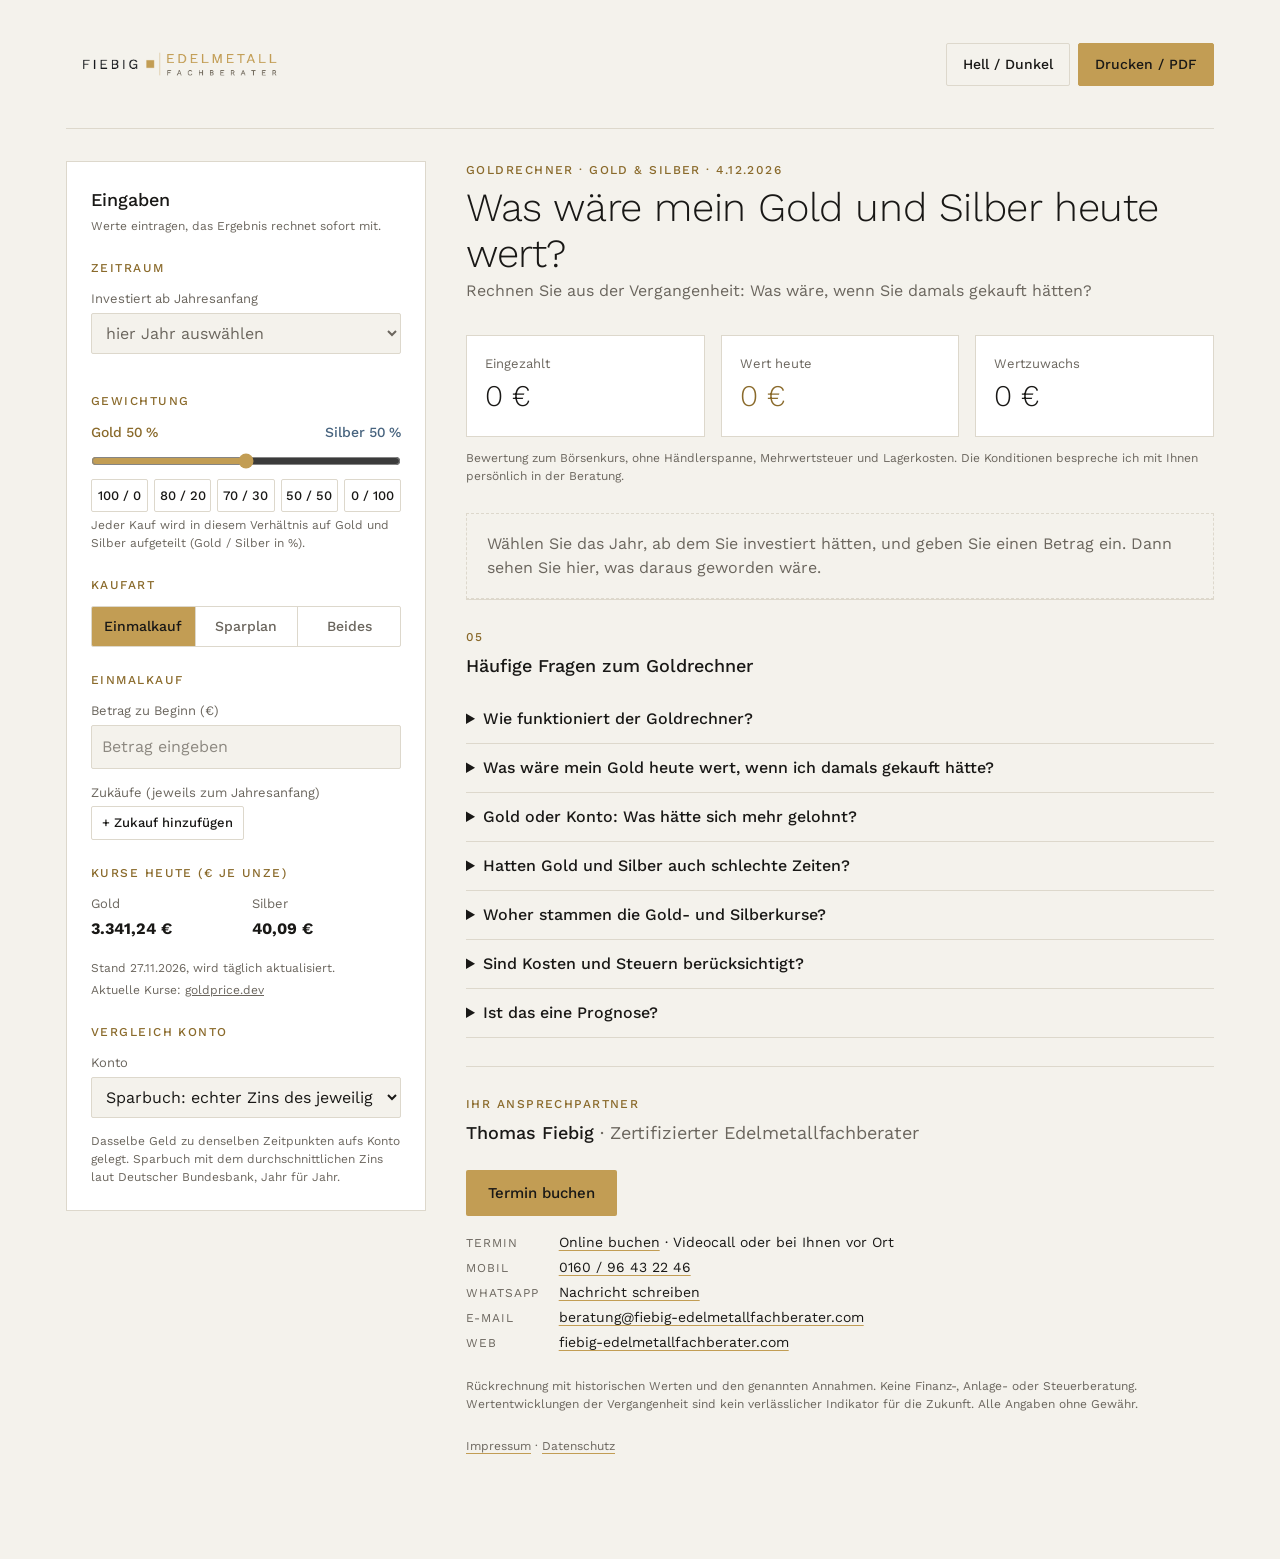
<file: index.html>
<!DOCTYPE html>
<html lang="de">
<head>
<meta charset="utf-8">
<meta name="viewport" content="width=device-width, initial-scale=1">
<title>Goldrechner: Was wäre mein Gold und Silber heute wert?</title>
<meta name="description" content="Was wäre, wenn ich damals Gold oder Silber gekauft hätte? Kostenloser Rechner mit historischen Kursen seit 1979: Einmalkauf oder Sparplan, Wert heute, Rendite pro Jahr und Vergleich mit Konto und Inflation.">
<link rel="canonical" href="https://rechner.fiebig-edelmetallfachberater.com/">
<meta property="og:type" content="website">
<meta property="og:locale" content="de_DE">
<meta property="og:url" content="https://rechner.fiebig-edelmetallfachberater.com/">
<meta property="og:title" content="Goldrechner: Was wäre mein Gold und Silber heute wert?">
<meta property="og:description" content="Was wäre, wenn ich damals Gold oder Silber gekauft hätte? Kostenloser Rechner mit historischen Kursen seit 1979: Einmalkauf oder Sparplan, Wert heute, Rendite pro Jahr und Vergleich mit Konto und Inflation.">
<meta property="og:image" content="https://rechner.fiebig-edelmetallfachberater.com/assets/og-bild.png">
<meta property="og:image:width" content="1200">
<meta property="og:image:height" content="630">
<meta name="twitter:card" content="summary_large_image">
<script type="application/ld+json">{"@context": "https://schema.org", "@type": "WebApplication", "name": "Goldrechner", "alternateName": "Gold- und Silberrechner: Was wäre mein Gold heute wert?", "url": "https://rechner.fiebig-edelmetallfachberater.com/", "description": "Was wäre, wenn ich damals Gold oder Silber gekauft hätte? Kostenloser Rechner mit historischen Kursen seit 1979: Einmalkauf oder Sparplan, Wert heute, Rendite pro Jahr und Vergleich mit Konto und Inflation.", "inLanguage": "de-DE", "applicationCategory": "FinanceApplication", "operatingSystem": "Alle (läuft im Browser)", "isAccessibleForFree": true, "offers": {"@type": "Offer", "price": "0", "priceCurrency": "EUR"}, "author": {"@type": "Person", "name": "Thomas Fiebig", "jobTitle": "Edelmetallfachberater", "url": "https://fiebig-edelmetallfachberater.com"}}</script>
<style>
/* Schrift liegt beim Rechner, damit keine Daten an Google gehen */
@font-face { font-family: "Work Sans"; src: url("assets/WorkSans.ttf") format("truetype"); font-weight: 100 900; font-style: normal; font-display: swap; }
:root {
  --bg: #F4F2EC;
  --surface: #FFFFFF;
  --ink: #191816;
  --muted: #6B665E;
  --line: #DDD8CC;
  --gold: #C29D54;
  --gold-text: #8A6A2B;
  --silver: #5B7C9E;
  --silver-text: #48647F;
  --neg: #A4432F;
  --pos: #3F7A4E;
}
@media (prefers-color-scheme: dark) {
  :root:not([data-theme="light"]) {
    --bg: #191816;
    --surface: #22201D;
    --ink: #F4F2EC;
    --muted: #9C9489;
    --line: #38342E;
    --gold-text: #C29D54;
    --silver: #6F93B8;
    --silver-text: #8FADCB;
    --neg: #E08A76;
    --pos: #8CC49A;
  }
}
:root[data-theme="dark"] {
  --bg: #191816;
  --surface: #22201D;
  --ink: #F4F2EC;
  --muted: #9C9489;
  --line: #38342E;
  --gold-text: #C29D54;
  --silver: #6F93B8;
  --silver-text: #8FADCB;
  --neg: #E08A76;
  --pos: #8CC49A;
}

* { box-sizing: border-box; }
html { -webkit-text-size-adjust: 100%; }
body {
  margin: 0;
  background: var(--bg);
  color: var(--ink);
  font-family: "Work Sans", system-ui, -apple-system, "Segoe UI", sans-serif;
  font-weight: 400;
  font-size: 16px;
  line-height: 1.5;
}
.wrap { max-width: 1180px; margin: 0 auto; padding: 0 16px 64px; }

header.top {
  display: flex; align-items: center; justify-content: space-between; gap: 16px;
  padding: 24px 0; border-bottom: 1px solid var(--line); margin-bottom: 32px;
}
.logo { height: 80px; width: auto; display: block; }
.logo-hell { display: none; }
@media (prefers-color-scheme: dark) {
  :root:not([data-theme="light"]) .logo-hell { display: block; }
  :root:not([data-theme="light"]) .logo-dunkel { display: none; }
}
:root[data-theme="dark"] .logo-hell { display: block; }
:root[data-theme="dark"] .logo-dunkel { display: none; }
@media (max-width: 600px) { .logo { height: 56px; } header.top { flex-wrap: wrap; } }

.actions { display: flex; gap: 8px; }
button {
  font: inherit; font-size: 14px; font-weight: 500; cursor: pointer;
  padding: 10px 16px; border-radius: 2px;
  border: 1px solid var(--line); background: transparent; color: var(--ink);
}
button:hover { border-color: var(--gold); }
button.primary { background: var(--gold); border-color: var(--gold); color: #191816; }
button.small { padding: 6px 10px; font-size: 13px; }
button:focus-visible, input:focus-visible, select:focus-visible, summary:focus-visible { outline: 2px solid var(--gold); outline-offset: 2px; }

.layout { display: grid; grid-template-columns: 360px 1fr; gap: 40px; align-items: start; }
@media (max-width: 900px) { .layout { grid-template-columns: 1fr; gap: 32px; } }
main { min-width: 0; }

.panel { background: var(--surface); border: 1px solid var(--line); padding: 24px; }
.panel h2 { margin: 0 0 4px; }
fieldset { border: 0; padding: 0; margin: 24px 0 0; min-width: 0; }
legend {
  padding: 0; margin-bottom: 12px; font-size: 12px; font-weight: 500;
  letter-spacing: .12em; text-transform: uppercase; color: var(--gold-text);
}
.field { margin-bottom: 14px; }
.field label, .lbl { display: block; font-size: 13px; color: var(--muted); margin-bottom: 4px; }
.field input[type="number"], .field input[type="text"], .field select, .zk-row input, .zk-row select {
  width: 100%; font: inherit; color: var(--ink); background: var(--bg);
  border: 1px solid var(--line); border-radius: 2px; padding: 9px 10px;
}
.field input::placeholder, .zk-row input::placeholder { color: var(--muted); opacity: .75; }
.field select.leer { color: var(--muted); }
.field select.leer option { color: var(--ink); }
.leerhinweis { margin: 28px 0 0; padding: 18px 20px; border: 1px dashed var(--line); color: var(--muted); }
.row2 { display: grid; grid-template-columns: 1fr 1fr; gap: 12px; }
.hint { font-size: 12px; color: var(--muted); margin: 4px 0 0; }
.kostenhinweis { margin: 12px 0 0; }

/* Umschalter Einmalkauf / Sparplan / Beides */
.seg { display: grid; grid-template-columns: repeat(3, 1fr); border: 1px solid var(--line); border-radius: 2px; overflow: hidden; }
.seg input { position: absolute; opacity: 0; pointer-events: none; }
.seg label { text-align: center; font-size: 14px; font-weight: 500; padding: 9px 4px; cursor: pointer; color: var(--muted); border-left: 1px solid var(--line); }
.seg label:first-of-type { border-left: 0; }
.seg input:checked + label { background: var(--gold); color: #191816; }
.seg input:focus-visible + label { outline: 2px solid var(--gold); outline-offset: -2px; }

/* Gewichtung */
.weight-head { display: flex; justify-content: space-between; font-size: 14px; font-weight: 500; margin-bottom: 6px; font-variant-numeric: tabular-nums; }
.weight-head .g { color: var(--gold-text); }
.weight-head .s { color: var(--silver-text); }
input[type="range"] { width: 100%; accent-color: var(--gold); margin: 4px 0 10px; }
.presets { display: grid; grid-template-columns: repeat(5, 1fr); gap: 6px; }
.presets button { padding: 6px 0; }

.zk-row { display: grid; grid-template-columns: 96px 1fr 36px; gap: 8px; margin-bottom: 8px; }
.zk-row button { padding: 0; font-size: 18px; line-height: 1; }

h1 { font-weight: 300; font-size: clamp(28px, 4vw, 40px); line-height: 1.15; margin: 0 0 6px; letter-spacing: -.01em; }
h2 { font-weight: 500; font-size: 18px; margin: 0 0 16px; }
.sub { color: var(--muted); margin: 0 0 32px; }
.eyebrow { font-size: 12px; font-weight: 500; letter-spacing: .12em; text-transform: uppercase; color: var(--gold-text); margin: 0 0 6px; }
section.block { padding: 28px 0; border-top: 1px solid var(--line); }
.lead { color: var(--muted); margin: -8px 0 16px; }
.intro { color: var(--muted); margin: -4px 0 8px; }
.faq details { border-bottom: 1px solid var(--line); padding: 12px 0; }
.faq details summary { font-size: 16px; }
.faq details p { margin: 0; color: var(--muted); }

.kpis { display: grid; grid-template-columns: repeat(3, 1fr); gap: 16px; margin-bottom: 8px; }
@media (max-width: 600px) { .kpis { grid-template-columns: 1fr; } }
.kpi { border: 1px solid var(--line); background: var(--surface); padding: 18px; }
.kpi .label { font-size: 13px; color: var(--muted); }
.kpi .value { font-size: 30px; font-weight: 300; line-height: 1.2; margin-top: 4px; font-variant-numeric: tabular-nums; }
.kpi.accent .value { color: var(--gold-text); }
.kpi .subline { font-size: 12px; color: var(--muted); margin-top: 4px; }

.rows { display: grid; gap: 8px; }
.r {
  display: flex; justify-content: space-between; align-items: baseline; gap: 16px;
  background: var(--surface); border: 1px solid var(--line); padding: 14px 18px;
}
.r .k { font-weight: 500; }
.r .k small { display: block; font-weight: 400; font-size: 12px; color: var(--muted); }
.r .v { text-align: right; white-space: nowrap; font-variant-numeric: tabular-nums; }
.r.sum .v { font-weight: 600; }
.dot { display: inline-block; width: 10px; height: 10px; border-radius: 50%; margin-right: 8px; vertical-align: 1px; -webkit-print-color-adjust: exact; print-color-adjust: exact; }
.dot.g { background: var(--gold); }
.dot.s { background: var(--silver); }
.neg { color: var(--neg); }
.pos { color: var(--pos); }
@media (max-width: 600px) { .r { padding: 12px 14px; font-size: 15px; } }

.bars { margin: 8px 0 20px; }
.bar-row { display: grid; grid-template-columns: 170px 1fr 110px; gap: 12px; align-items: center; margin-bottom: 10px; font-size: 14px; }
.bar-row.mine { font-weight: 600; }
.bar-track { height: 18px; display: flex; gap: 2px; }
.bar { height: 100%; -webkit-print-color-adjust: exact; print-color-adjust: exact; }
.bar.g { background: var(--gold); border-radius: 0; }
.bar.s { background: var(--silver); }
.bar-track .bar:last-child { border-radius: 0 4px 4px 0; }
.bar.line { background: transparent; border: 1px dashed var(--muted); border-radius: 0 4px 4px 0; }
.bar-row .num { text-align: right; font-variant-numeric: tabular-nums; }
@media (max-width: 600px) { .bar-row { grid-template-columns: 104px 1fr 84px; gap: 8px; font-size: 13px; } }

.callout { border-left: 3px solid var(--gold); padding: 4px 0 4px 16px; margin: 0 0 20px; }

.chartbox { position: relative; }
.chart { width: 100%; height: auto; display: block; touch-action: pan-y; }
.chart text { font-family: inherit; font-size: 11px; fill: var(--muted); font-variant-numeric: tabular-nums; }
.chart .grid { stroke: var(--line); stroke-width: 1; }
.chart .a-g { fill: var(--gold); fill-opacity: .85; }
.chart .a-s { fill: var(--silver); fill-opacity: .85; }
.chart .edge { fill: none; stroke: var(--surface); stroke-width: 2; }
.chart .l-ein { stroke: var(--ink); stroke-width: 2; fill: none; stroke-dasharray: 5 4; }
.chart .l-konto { stroke: var(--neg); stroke-width: 2; fill: none; }
.chart .cross { stroke: var(--muted); stroke-width: 1; }
.chart .hit { fill: transparent; }
.tip {
  position: absolute; top: 0; pointer-events: none; background: var(--surface); border: 1px solid var(--line);
  padding: 10px 12px; font-size: 13px; min-width: 190px; box-shadow: 0 4px 16px rgba(0,0,0,.08); font-variant-numeric: tabular-nums;
}
.tip b { display: block; margin-bottom: 4px; }
.tip div { display: flex; justify-content: space-between; gap: 16px; }
.legend { display: flex; flex-wrap: wrap; gap: 6px 20px; font-size: 13px; color: var(--muted); margin: 0 0 10px; }
.legend i { display: inline-block; width: 14px; height: 10px; vertical-align: middle; margin-right: 6px; -webkit-print-color-adjust: exact; print-color-adjust: exact; }
.legend i.g { background: var(--gold); }
.legend i.s { background: var(--silver); }
.legend i.e { width: 22px; height: 0; border-top: 2px dashed var(--ink); }
.legend i.k { width: 22px; height: 0; border-top: 2px solid var(--neg); }
.legend i.b { width: 22px; height: 0; border-top: 2px dotted var(--muted); }
.chart .l-bar { stroke: var(--muted); stroke-width: 2; fill: none; stroke-dasharray: 2 3; }
.chart .l-em { stroke: var(--gold); stroke-width: 3; fill: none; }
.chart .a-em { fill: var(--gold); fill-opacity: .14; }
.chart .grid.eins { stroke: var(--muted); }
.legend i.em { width: 22px; height: 0; border-top: 3px solid var(--gold); }

table { width: 100%; border-collapse: collapse; font-variant-numeric: tabular-nums; font-size: 14px; }
th, td { text-align: right; padding: 8px 8px; border-bottom: 1px solid var(--line); white-space: nowrap; }
th:first-child, td:first-child { text-align: left; }
th { font-size: 11px; font-weight: 500; letter-spacing: .08em; text-transform: uppercase; color: var(--muted); }
.tablewrap { overflow-x: auto; }
details summary { cursor: pointer; font-weight: 500; font-size: 18px; }
details[open] summary { margin-bottom: 16px; }
.panel details summary { font-size: 12px; letter-spacing: .12em; text-transform: uppercase; color: var(--gold-text); }

.notes { font-size: 13px; color: var(--muted); padding-left: 18px; margin: 0; }
.notes li { margin-bottom: 6px; }
.contact { display: grid; grid-template-columns: auto 1fr; gap: 4px 20px; font-size: 14px; margin: 12px 0 0; }
.contact dt { font-size: 12px; letter-spacing: .08em; color: var(--muted); text-transform: uppercase; padding-top: 2px; }
.contact dd { margin: 0; }
.contact a { color: inherit; text-decoration: underline; text-decoration-color: var(--gold); text-underline-offset: 3px; }
.contact a:hover { color: var(--gold-text); }
a.termin { display: inline-block; margin: 8px 0 4px; padding: 12px 22px; background: var(--gold); color: #191816; font-weight: 500; font-size: 15px; text-decoration: none; border-radius: 2px; }
a.termin:hover { filter: brightness(1.08); }
a.termin:focus-visible { outline: 2px solid var(--gold); outline-offset: 2px; }
.logo-link { display: block; }
.disclaimer { font-size: 12px; color: var(--muted); margin-top: 24px; }
.disclaimer a { color: inherit; text-decoration-color: var(--gold); text-underline-offset: 3px; }
/* Ergebnisleiste unten, nur schmale Bildschirme */
.dock { display: none; }
@media (max-width: 900px) {
  .dock {
    display: flex; justify-content: space-between; align-items: baseline; gap: 12px;
    position: fixed; left: 0; right: 0; bottom: 0; z-index: 5;
    background: var(--surface); border-top: 1px solid var(--line);
    padding: 10px max(16px, env(safe-area-inset-right, 0px)) calc(10px + env(safe-area-inset-bottom, 0px)) max(16px, env(safe-area-inset-left, 0px));
    font-variant-numeric: tabular-nums; box-shadow: 0 -4px 16px rgba(0,0,0,.06);
  }
  .dock .l { font-size: 12px; color: var(--muted); }
  .dock .w { font-size: 22px; font-weight: 300; color: var(--gold-text); line-height: 1.2; }
  .dock .p { font-size: 13px; text-align: right; }
  .dock a { color: inherit; text-decoration: none; display: contents; }
  .wrap { padding-bottom: 110px; }
}
[hidden] { display: none !important; }

@media print {
  :root, :root[data-theme="dark"], :root:not([data-theme="light"]) {
    --bg: #FFFFFF; --surface: #FFFFFF; --ink: #191816; --muted: #5F5A52;
    --line: #D5D0C4; --gold-text: #8A6A2B; --silver: #5B7C9E; --silver-text: #48647F; --neg: #A4432F; --pos: #3F7A4E;
  }
  @page { size: A4; margin: 16mm 15mm; }
  body { font-size: 11pt; }
  .no-print, .tip, .dock { display: none !important; }
  .logo-hell { display: none !important; }
  .logo-dunkel { display: block !important; }
  .wrap { padding: 0; max-width: none; }
  .layout { display: block; }
  header.top { padding-top: 0; padding-bottom: 14px; margin-bottom: 20px; }
  .logo { height: 56px; }
  .sub { margin-bottom: 20px; }
  section.block { padding: 16px 0; break-inside: avoid; }
  .kpi { break-inside: avoid; padding: 12px 14px; }
  .kpis { grid-template-columns: repeat(3, 1fr); }
  .kpi .value { font-size: 24px; }
  .r { padding: 9px 14px; }
}
</style>
</head>
<body>
<div class="wrap">

  <header class="top">
    <a href="https://fiebig-edelmetallfachberater.com" class="logo-link" aria-label="Zur Webseite von Thomas Fiebig">
      <img class="logo logo-dunkel" src="assets/logodunkel.png" alt="Thomas Fiebig · Edelmetallfachberater">
      <img class="logo logo-hell" src="assets/logohell.png" alt="Thomas Fiebig · Edelmetallfachberater">
    </a>
    <div class="actions no-print">
      <button type="button" id="themeBtn" aria-label="Hell/Dunkel umschalten">Hell / Dunkel</button>
      <button type="button" class="primary" id="printBtn">Drucken / PDF</button>
    </div>
  </header>

  <div class="layout">

    <!-- Eingaben -->
    <form class="panel no-print" id="form" autocomplete="off">
      <h2>Eingaben</h2>
      <p class="hint">Werte eintragen, das Ergebnis rechnet sofort mit.</p>

      <fieldset>
        <legend>Zeitraum</legend>
        <div class="field">
          <label for="startJahr">Investiert ab Jahresanfang</label>
          <select id="startJahr"></select>
          <p class="hint" id="vorJahren"></p>
        </div>
      </fieldset>

      <fieldset>
        <legend>Gewichtung</legend>
        <div class="weight-head"><span class="g" id="wGoldTxt"></span><span class="s" id="wSilberTxt"></span></div>
        <input type="range" id="wGold" min="0" max="100" step="5" value="50" aria-label="Anteil Gold in Prozent">
        <div class="presets">
          <button type="button" class="small" data-w="100">100 / 0</button>
          <button type="button" class="small" data-w="80">80 / 20</button>
          <button type="button" class="small" data-w="70">70 / 30</button>
          <button type="button" class="small" data-w="50">50 / 50</button>
          <button type="button" class="small" data-w="0">0 / 100</button>
        </div>
        <p class="hint">Jeder Kauf wird in diesem Verhältnis auf Gold und Silber aufgeteilt (Gold / Silber in %).</p>
      </fieldset>

      <fieldset>
        <legend>Kaufart</legend>
        <div class="seg" role="radiogroup" aria-label="Kaufart">
          <input type="radio" name="modus" id="mEinmal" value="einmal" checked><label for="mEinmal">Einmalkauf</label>
          <input type="radio" name="modus" id="mSpar" value="spar"><label for="mSpar">Sparplan</label>
          <input type="radio" name="modus" id="mBeides" value="beides"><label for="mBeides">Beides</label>
        </div>
      </fieldset>

      <fieldset id="fsEinmal">
        <legend>Einmalkauf</legend>
        <div class="field">
          <label for="einmal">Betrag zu Beginn (€)</label>
          <input type="number" inputmode="decimal" id="einmal" value="" placeholder="Betrag eingeben" min="0" step="1000">
        </div>
        <span class="lbl">Zukäufe (jeweils zum Jahresanfang)</span>
        <div id="zukaeufe"></div>
        <button type="button" class="small" id="zkAdd">+ Zukauf hinzufügen</button>
      </fieldset>

      <fieldset id="fsSpar" hidden>
        <legend>Sparplan</legend>
        <div class="field">
          <label for="rate">Monatsrate (€)</label>
          <input type="number" inputmode="decimal" id="rate" value="" placeholder="Betrag eingeben" min="0" step="25">
        </div>
        <p class="hint">Kauf jeweils zum Monatsanfang, bis heute.</p>
      </fieldset>

      <fieldset>
        <legend>Kurse heute (€ je Unze)</legend>
        <div class="row2">
          <div class="field"><span class="lbl">Gold</span><strong id="goldTxt"></strong></div>
          <div class="field"><span class="lbl">Silber</span><strong id="silberTxt"></strong></div>
        </div>
        <input type="hidden" id="goldHeute" value="3709.20">
        <input type="hidden" id="silberHeute" value="50.75">
        <p class="hint" id="kursStand">Kursstand wird geladen …</p>
        <p class="hint">Aktuelle Kurse: <a href="https://goldprice.dev" target="_blank" rel="noopener" style="color:inherit">goldprice.dev</a></p>
      </fieldset>

      <fieldset>
        <legend>Vergleich Konto</legend>
        <div class="field">
          <label for="kontoArt">Konto</label>
          <select id="kontoArt">
            <option value="spar" selected>Sparbuch: echter Zins des jeweiligen Jahres</option>
            <option value="giro">Girokonto: ohne Zinsen</option>
          </select>
        </div>
        <p class="hint">Dasselbe Geld zu denselben Zeitpunkten aufs Konto gelegt. Sparbuch mit dem durchschnittlichen Zins laut Deutscher Bundesbank, Jahr für Jahr.</p>
      </fieldset>
    </form>

    <!-- Ergebnis -->
    <main id="ergebnis">
      <p class="eyebrow">Goldrechner · Gold &amp; Silber · <span id="stand"></span></p>
      <h1>Was wäre mein Gold und Silber heute wert?</h1>
      <p class="intro">Rechnen Sie aus der Vergangenheit: Was wäre, wenn Sie damals gekauft hätten?</p>
      <p class="sub" id="kundeZeile"></p>

      <div class="kpis">
        <div class="kpi">
          <div class="label">Eingezahlt</div>
          <div class="value" id="kpiEin"></div>
          <div class="subline" id="kpiEinSub"></div>
        </div>
        <div class="kpi accent">
          <div class="label">Wert heute</div>
          <div class="value" id="kpiWert"></div>
          <div class="subline" id="kpiWertSub"></div>
        </div>
        <div class="kpi">
          <div class="label">Wertzuwachs</div>
          <div class="value" id="kpiPlus"></div>
          <div class="subline" id="kpiPlusSub"></div>
        </div>
      </div>
      <p class="hint kostenhinweis">Bewertung zum Börsenkurs, ohne Händlerspanne, Mehrwertsteuer und Lagerkosten. Die Konditionen bespreche ich mit Ihnen persönlich in der Beratung.</p>

      <p class="leerhinweis" id="leerHinweis" hidden>Wählen Sie das Jahr, ab dem Sie investiert hätten, und geben Sie einen Betrag ein. Dann sehen Sie hier, was daraus geworden wäre.</p>

      <section data-detail class="block">
        <p class="eyebrow">01</p>
        <h2>Ihr Bestand heute</h2>
        <p class="lead" id="bestandLead"></p>
        <div class="rows" id="bestand"></div>
      </section>

      <section data-detail class="block">
        <p class="eyebrow">02</p>
        <h2>Und auf dem Konto?</h2>
        <p class="lead" id="kontoLead"></p>
        <div class="rows" id="konto"></div>
        <p class="callout" id="kontoFazit"></p>
      </section>

      <section data-detail class="block">
        <p class="eyebrow">03</p>
        <h2>Was Ihr Geld heute noch kauft</h2>
        <p class="lead">Wie viel Kaufkraft Sie im Vergleich zu Ihren Einzahlungen hätten, nach Inflation. Die gestrichelte Linie heißt: gleich viel wie eingezahlt. Darunter hat das Geld an Kaufkraft verloren. Jede Stufe der Skala ist eine Verdopplung, damit auch frühere Jahre gut sichtbar sind.</p>
        <div class="legend">
          <span><i class="em"></i>Gold &amp; Silber</span>
          <span><i class="e"></i>Gleich viel wie eingezahlt</span>
          <span><i class="k"></i><span id="legKonto">Sparbuch</span></span>
          <span id="legBar"><i class="b"></i>Bargeld</span>
        </div>
        <div class="chartbox" id="chartbox">
          <svg class="chart" id="chart" viewBox="0 0 720 300" role="img" aria-label="Kaufkraft von Gold und Silber, Konto und Bargeld im Vergleich zur Kaufkraft der Einzahlungen"></svg>
          <div class="tip" id="tip" hidden></div>
        </div>
        <p class="callout" id="kaufkraftFazit" style="margin-top:16px"></p>
      </section>

      <section data-detail class="block no-print">
        <details>
          <summary>Jahreswerte</summary>
          <div class="tablewrap">
            <table>
              <thead>
                <tr>
                  <th>Jahr</th><th>Gold<br>€/oz</th><th>Silber<br>€/oz</th><th>Eingezahlt</th>
                  <th>Wert<br>Gold</th><th>Wert<br>Silber</th><th>Gesamt</th><th>Gewinn /<br>Verlust</th><th>Inflation</th>
                </tr>
              </thead>
              <tbody id="jahre"></tbody>
            </table>
          </div>
        </details>
      </section>

      <section data-detail class="block">
        <p class="eyebrow">04</p>
        <details id="annahmenBox">
          <summary>Annahmen dieser Rechnung</summary>
          <ul class="notes" id="annahmen"></ul>
        </details>
      </section>

      <section class="block faq no-print">
        <p class="eyebrow">05</p>
        <h2>Häufige Fragen zum Goldrechner</h2>
        <details>
          <summary>Wie funktioniert der Goldrechner?</summary>
          <p>Sie wählen ein Startjahr ab 1979, einen Betrag als Einmalkauf, als monatlichen Sparplan oder beides, und die Aufteilung zwischen Gold und Silber. Der Rechner kauft rückwirkend zu den historischen Kursen in Euro und bewertet den Bestand mit den heutigen Kursen. Die heutigen Kurse werden zweimal täglich aktualisiert.</p>
        </details>
        <details>
          <summary>Was wäre mein Gold heute wert, wenn ich damals gekauft hätte?</summary>
          <p>Das zeigt der Rechner oben: wie viel Sie eingezahlt hätten, was Gold und Silber heute wert wären, den Wertzuwachs in Euro und die Rendite pro Jahr. Dazu sehen Sie Ihren Bestand in Gramm, Kilogramm und Unzen und den Verlauf Jahr für Jahr.</p>
        </details>
        <details>
          <summary>Gold oder Konto: Was hätte sich mehr gelohnt?</summary>
          <p>Der Rechner legt dasselbe Geld zu denselben Zeitpunkten auch aufs Sparbuch, mit dem tatsächlichen durchschnittlichen Sparzins des jeweiligen Jahres laut Deutscher Bundesbank. Außerdem zeigt er, wie viel Geld Sie heute bräuchten, um dieselbe Kaufkraft zu haben wie damals. Grundlage ist der Verbraucherpreisindex des Statistischen Bundesamts.</p>
        </details>
        <details>
          <summary>Hatten Gold und Silber auch schlechte Zeiten?</summary>
          <p>Ja. Wer um 1980 zu Höchstkursen eingestiegen ist, lag auch nach 20 Jahren real deutlich im Minus. Das Diagramm „Was Ihr Geld heute noch kauft“ zeigt solche Phasen offen, wenn Sie ein frühes Startjahr wählen. Ein Sparplan gleicht hohe Einstiegskurse teilweise aus, weil er in schwachen Jahren günstiger nachkauft.</p>
        </details>
        <details>
          <summary>Woher stammen die Gold- und Silberkurse?</summary>
          <p>Gold: Jahresschlusskurse in Euro je Feinunze (gold.de), vor 1999 auf Basis des ECU. Silber: über das Gold-Silber-Verhältnis der Jahresschlusskurse in Dollar in Euro umgerechnet. Innerhalb eines Jahres verteilt der Rechner die Kaufkurse gleichmäßig zwischen den Jahresschlusskursen.</p>
        </details>
        <details>
          <summary>Sind Kosten und Steuern berücksichtigt?</summary>
          <p>Nein. Gerechnet wird zum Börsenkurs, ohne Händlerspanne, Mehrwertsteuer, Lagerkosten und Steuern. Die Konditionen bespreche ich mit Ihnen persönlich in der Beratung.</p>
        </details>
        <details>
          <summary>Ist das eine Prognose?</summary>
          <p>Nein. Der Rechner zeigt, was in der Vergangenheit passiert wäre. Wertentwicklungen der Vergangenheit sind kein verlässlicher Indikator für die Zukunft, und die Kurse von Gold und Silber schwanken, auch durch den Wechselkurs zwischen Dollar und Euro.</p>
        </details>
      </section>

      <section class="block">
        <p class="eyebrow">Ihr Ansprechpartner</p>
        <h2>Thomas Fiebig <span style="font-weight:400;color:var(--muted)">· Zertifizierter Edelmetallfachberater</span></h2>
        <a class="termin no-print" href="https://fiebig-edelmetallfachberater.com/#termin" target="_blank" rel="noopener">Termin buchen</a>
        <dl class="contact">
          <dt>Termin</dt><dd><a href="https://fiebig-edelmetallfachberater.com/#termin" target="_blank" rel="noopener">Online buchen</a> · Videocall oder bei Ihnen vor Ort</dd>
          <dt>Mobil</dt><dd><a href="tel:+4916096432246">0160 / 96 43 22 46</a></dd>
          <dt>WhatsApp</dt><dd><a id="waLink" href="https://wa.me/4916096432246" target="_blank" rel="noopener">Nachricht schreiben</a></dd>
          <dt>E-Mail</dt><dd><a id="mailLink" href="mailto:beratung@fiebig-edelmetallfachberater.com">beratung@fiebig-edelmetallfachberater.com</a></dd>
          <dt>Web</dt><dd><a href="https://fiebig-edelmetallfachberater.com" target="_blank" rel="noopener">fiebig-edelmetallfachberater.com</a></dd>
        </dl>
        <p class="disclaimer">Rückrechnung mit historischen Werten und den genannten Annahmen. Keine Finanz-, Anlage- oder Steuerberatung. Wertentwicklungen der Vergangenheit sind kein verlässlicher Indikator für die Zukunft. Alle Angaben ohne Gewähr.</p>
        <p class="disclaimer"><a href="impressum.html">Impressum</a> · <a href="datenschutz.html">Datenschutz</a></p>
      </section>
    </main>
  </div>
</div>

<div class="dock" id="dock" aria-live="polite">
  <div><div class="l">Wert heute</div><div class="w" id="dockWert"></div></div>
  <div class="p"><div class="l" id="dockEin"></div><div id="dockPlus"></div></div>
</div>

<script>
(function () {
  'use strict';

  // Goldpreis in Euro je Feinunze, Schlusskurs zum Jahresende (Quelle: gold.de, vor 1999 aus ECU/DM umgerechnet)
  var GOLD = {
    1978: 164.14, 1979: 354.84, 1980: 448.00, 1981: 368.16, 1982: 470.98, 1983: 462.95, 1984: 433.55,
    1985: 368.27, 1986: 365.16, 1987: 374.75, 1988: 352.60, 1989: 331.09, 1990: 287.10, 1991: 264.87,
    1992: 275.58, 1993: 350.87, 1994: 312.58, 1995: 302.82, 1996: 298.14, 1997: 262.98, 1998: 246.36,
    1999: 289.56, 2000: 292.79, 2001: 314.24, 2002: 332.60, 2003: 332.34, 2004: 320.25, 2005: 433.53,
    2006: 480.79, 2007: 567.33, 2008: 614.49, 2009: 760.70, 2010: 1059.19, 2011: 1201.63, 2012: 1259.57,
    2013: 867.14, 2014: 987.10, 2015: 971.90, 2016: 1095.28, 2017: 1084.83, 2018: 1119.42, 2019: 1352.78,
    2020: 1539.86, 2021: 1602.77, 2022: 1704.92, 2023: 1868.90, 2024: 2504.25, 2025: 3693.55
  };
  // Jahresschlusskurse in US-Dollar je Feinunze (London-Fixing bzw. gold.de), nur für das Gold-Silber-Verhältnis
  var GOLD_USD = {
    1978: 226.00, 1979: 512.00, 1980: 589.75, 1981: 397.50, 1982: 456.90, 1983: 382.40, 1984: 308.30,
    1985: 326.80, 1986: 390.90, 1987: 486.50, 1988: 410.15, 1989: 401.00, 1990: 386.20, 1991: 353.15,
    1992: 333.00, 1993: 391.75, 1994: 383.25, 1995: 387.00, 1996: 369.25, 1997: 290.20, 1998: 287.45,
    1999: 290.25, 2000: 272.65, 2001: 276.50, 2002: 342.75, 2003: 417.25, 2004: 435.60, 2005: 513.00,
    2006: 632.00, 2007: 833.75, 2008: 869.75, 2009: 1087.50, 2010: 1405.50, 2011: 1531.00, 2012: 1657.50,
    2013: 1204.50, 2014: 1206.00, 2015: 1060.00, 2016: 1145.90, 2017: 1296.50, 2018: 1279.00, 2019: 1514.75,
    2020: 1887.60, 2021: 1805.85, 2022: 1812.35, 2023: 2062.40, 2024: 2609.10, 2025: 4338.84
  };
  var SILBER_USD = {
    1978: 6.06, 1979: 31.60, 1980: 15.20, 1981: 8.04, 1982: 10.95, 1983: 8.93, 1984: 6.34,
    1985: 5.89, 1986: 5.36, 1987: 6.70, 1988: 6.04, 1989: 5.21, 1990: 4.17, 1991: 3.88,
    1992: 3.69, 1993: 5.12, 1994: 4.86, 1995: 5.15, 1996: 4.80, 1997: 6.00, 1998: 4.98,
    1999: 5.33, 2000: 4.57, 2001: 4.59, 2002: 4.67, 2003: 5.96, 2004: 6.82, 2005: 8.83,
    2006: 12.90, 2007: 14.76, 2008: 10.83, 2009: 16.99, 2010: 30.63, 2011: 28.18, 2012: 29.95,
    2013: 19.50, 2014: 15.97, 2015: 13.82, 2016: 16.24, 2017: 16.87, 2018: 15.47, 2019: 17.85,
    2020: 26.49, 2021: 23.09, 2022: 23.95, 2023: 23.79, 2024: 28.94, 2025: 76.25
  };
  // Silber in Euro = Gold in Euro × Silber/Gold in Dollar, damit beide Reihen dieselbe Euro-Umrechnung haben
  var SILBER = {};
  Object.keys(GOLD).forEach(function (y) { SILBER[y] = GOLD[y] * SILBER_USD[y] / GOLD_USD[y]; });

  // Inflationsrate Deutschland in % zum Vorjahr (Verbraucherpreisindex, Statistisches Bundesamt; bis 1991 früheres Bundesgebiet)
  var INFL = {
    1979: 4.1, 1980: 5.4, 1981: 6.3, 1982: 5.3, 1983: 3.3, 1984: 2.4, 1985: 2.1, 1986: -0.1, 1987: 0.2,
    1988: 1.3, 1989: 2.8, 1990: 2.7, 1991: 3.6, 1992: 5.0, 1993: 4.5, 1994: 2.7, 1995: 1.9, 1996: 1.4,
    1997: 1.9, 1998: 0.8, 1999: 0.7, 2000: 1.3, 2001: 2.0, 2002: 1.4, 2003: 1.0, 2004: 1.6, 2005: 1.6,
    2006: 1.6, 2007: 2.3, 2008: 2.6, 2009: 0.3, 2010: 1.0, 2011: 2.2, 2012: 1.9, 2013: 1.5, 2014: 1.0,
    2015: 0.5, 2016: 0.5, 2017: 1.5, 2018: 1.8, 2019: 1.4, 2020: 0.5, 2021: 3.1, 2022: 6.9, 2023: 5.9,
    2024: 2.2, 2025: 2.2
  };
  // Sparzins Deutschland in % p. a., Jahresdurchschnitt der Monatswerte (Deutsche Bundesbank):
  // bis 2002 Spareinlagen mit dreimonatiger Kündigungsfrist und Mindest-/Grundverzinsung (SU0022),
  // ab 2003 MFI-Zinsstatistik, Einlagen privater Haushalte mit Kündigungsfrist bis 3 Monate (SUD105)
  var ZINS = {
    1979: 3.15, 1980: 4.64, 1981: 4.92, 1982: 4.85, 1983: 3.26, 1984: 3.01, 1985: 2.88, 1986: 2.5, 1987: 2.11,
    1988: 2.01, 1989: 2.43, 1990: 2.81, 1991: 2.82, 1992: 2.81, 1993: 2.54, 1994: 2.1, 1995: 2.04, 1996: 1.99,
    1997: 1.71, 1998: 1.56, 1999: 1.31, 2000: 1.25, 2001: 1.19, 2002: 1.02, 2003: 2.2, 2004: 2.13, 2005: 2.04,
    2006: 2.06, 2007: 2.35, 2008: 2.52, 2009: 1.82, 2010: 1.41, 2011: 1.52, 2012: 1.32, 2013: 0.99, 2014: 0.76,
    2015: 0.46, 2016: 0.3, 2017: 0.2, 2018: 0.16, 2019: 0.13, 2020: 0.11, 2021: 0.09, 2022: 0.09, 2023: 0.46,
    2024: 0.74, 2025: 0.68, 2026: 0.7
  };
  var ZINS_STAND = 'August 2026';
  var ZINS_LETZT = ZINS[2026];
  var sparzins = function (jahr) { return ZINS[jahr] != null ? ZINS[jahr] : ZINS_LETZT; };
  // Für das laufende Jahr gibt es noch keine Jahresrate, daher Annahme
  var INFL_LAUFEND = 2.0;
  var inflation = function (jahr) { return INFL[jahr] != null ? INFL[jahr] : INFL_LAUFEND; };

  var MIN_JAHR = 1979, LETZTES = 2025;
  var SAVE_KEY = 'edelmetall-rueckrechner';
  var HEUTE = new Date();
  var HEUTE_JAHR = HEUTE.getFullYear();
  // Monate vom Ende des letzten Datenjahres bis heute
  var K = Math.max(0.01, (HEUTE - new Date(LETZTES + 1, 0, 1)) / (864e5 * 30.436875));

  var $ = function (id) { return document.getElementById(id); };
  var eur0 = new Intl.NumberFormat('de-DE', { style: 'currency', currency: 'EUR', maximumFractionDigits: 0 });
  var eur2 = new Intl.NumberFormat('de-DE', { style: 'currency', currency: 'EUR', minimumFractionDigits: 2, maximumFractionDigits: 2 });
  var num1 = new Intl.NumberFormat('de-DE', { minimumFractionDigits: 1, maximumFractionDigits: 1 });
  var num2 = new Intl.NumberFormat('de-DE', { maximumFractionDigits: 2 });
  var int0 = new Intl.NumberFormat('de-DE', { maximumFractionDigits: 0 });
  var pct1 = function (v) { return (v < 0 ? '−' : '') + num1.format(Math.abs(v)) + ' %'; };
  var vz = function (v) { return (v > 0 ? '+ ' : v < 0 ? '− ' : '') + eur0.format(Math.abs(v)); };
  var val = function (id) { var v = parseFloat($(id).value); return isFinite(v) ? v : 0; };
  var esc = function (s) { return String(s).replace(/[&<>"]/g, function (c) { return { '&': '&amp;', '<': '&lt;', '>': '&gt;', '"': '&quot;' }[c]; }); };
  var gramm = function (oz) { var g = oz * 31.1035; return g >= 1000 ? num2.format(g / 1000) + ' kg' : int0.format(g) + ' g'; };

  // Kurs innerhalb eines Jahres: gleichmäßig (geometrisch) zwischen den Schlusskursen verteilt
  function kurs(reihe, heute, jahr, monat) {
    if (jahr <= LETZTES) return reihe[jahr - 1] * Math.pow(reihe[jahr] / reihe[jahr - 1], monat / 12);
    var j = (jahr - LETZTES - 1) * 12 + monat;
    return reihe[LETZTES] * Math.pow(heute / reihe[LETZTES], j / K);
  }

  function berechne(e, w) {
    // konto: dieselben Einzahlungen mit Zins; kk: Einzahlungen mit der Inflation fortgeschrieben (nötig für gleiche Kaufkraft)
    // cpi: Preisniveau relativ zum Start, um jeden Zeitpunkt in heutige Kaufkraft umzurechnen
    var ozG = 0, ozS = 0, ein = 0, konto = 0, kk = 0, cpi = 1, cfs = [], t = 0, punkte = [];
    function kauf(betrag, pG, pS) {
      if (!(betrag > 0)) return;
      ozG += betrag * w / pG;
      ozS += betrag * (1 - w) / pS;
      ein += betrag;
      konto += betrag;
      kk += betrag;
      cfs.push({ t: t, a: betrag });
    }
    function monat(jahr, m) {
      var pG = kurs(GOLD, e.goldHeute, jahr, m), pS = kurs(SILBER, e.silberHeute, jahr, m);
      if (m === 0) {
        if (jahr === e.start) kauf(e.einmal, pG, pS);
        e.zukaeufe.forEach(function (z) { if (z.jahr === jahr) kauf(z.betrag, pG, pS); });
      }
      if (e.rate > 0) kauf(e.rate, pG, pS);
      if (t === 0) punkte.push({ t: 0, label: 'Anfang ' + e.start, ein: ein, g: ozG * pG, s: ozS * pS, pG: pG, pS: pS, konto: konto, kk: kk, cpi: cpi });
      konto *= 1 + (e.kontoArt === 'spar' ? sparzins(jahr) : 0) / 100 / 12;
      kk *= Math.pow(1 + inflation(jahr) / 100, 1 / 12);
      cpi *= Math.pow(1 + inflation(jahr) / 100, 1 / 12);
      t++;
    }
    for (var y = e.start; y <= LETZTES; y++) {
      for (var m = 0; m < 12; m++) monat(y, m);
      punkte.push({ t: t, jahr: y, label: String(y), ein: ein, g: ozG * GOLD[y], s: ozS * SILBER[y], pG: GOLD[y], pS: SILBER[y], konto: konto, kk: kk, cpi: cpi, infl: INFL[y], zins: e.kontoArt === 'spar' ? ZINS[y] : 0 });
    }
    var j0 = Math.max(0, (e.start - LETZTES - 1) * 12);
    for (var j = j0; j < K; j++) monat(LETZTES + 1 + Math.floor(j / 12), j % 12);
    var T = t - Math.ceil(K - j0) + (K - j0);
    var wert = ozG * e.goldHeute + ozS * e.silberHeute;
    punkte.push({ t: T, label: 'heute', ein: ein, g: ozG * e.goldHeute, s: ozS * e.silberHeute, pG: e.goldHeute, pS: e.silberHeute, heute: true, konto: konto, kk: kk, cpi: cpi });
    punkte.forEach(function (p) { p.f = cpi / p.cpi; });
    return { ozG: ozG, ozS: ozS, ein: ein, wert: wert, konto: konto, kk: kk, g: ozG * e.goldHeute, s: ozS * e.silberHeute, punkte: punkte, T: T, pa: rendite(cfs, T, wert) };
  }

  // Rendite p. a. über alle Einzahlungen (interner Zinsfuß, monatlich gesucht)
  function rendite(cfs, T, wert) {
    if (!cfs.length || !(wert > 0)) return null;
    var f = function (r) { return cfs.reduce(function (s, c) { return s + c.a * Math.pow(1 + r, T - c.t); }, 0) - wert; };
    var lo = -0.5, hi = 0.5;
    if (f(lo) > 0 || f(hi) < 0) return null;
    for (var i = 0; i < 80; i++) { var mid = (lo + hi) / 2; if (f(mid) > 0) hi = mid; else lo = mid; }
    return (Math.pow(1 + (lo + hi) / 2, 12) - 1) * 100;
  }

  function zeile(k, v, opt) {
    opt = opt || {};
    return '<div class="r' + (opt.sum ? ' sum' : '') + '"><div class="k">' + k +
      (opt.note ? '<small>' + opt.note + '</small>' : '') + '</div><div class="v">' + v + '</div></div>';
  }

  var chartPunkte = [], chartGeo = null, chartSpar = true;
  // Kaufkraft im Verhältnis zu den Einzahlungen (1 = gleich viel), logarithmische Skala mit Verdopplungsstufen;
  // für den Tooltip zusätzlich in Euro heutiger Kaufkraft (Betrag × Preisniveau heute / Preisniveau damals)
  function chart(r, spar) {
    var W = 720, H = 300, L = 92, R = 12, T0 = 12, B = 26;
    var pts = r.punkte.filter(function (p) { return p.kk > 0; }).map(function (p) {
      return { t: p.t, jahr: p.jahr, label: p.label, heute: p.heute, g: p.g * p.f, s: p.s * p.f, kk: p.kk * p.f, konto: p.konto * p.f, bar: p.ein * p.f,
        qEm: (p.g + p.s) / p.kk, qKonto: p.konto / p.kk, qBar: p.ein / p.kk };
    });
    chartPunkte = pts; chartSpar = spar;
    var alle = [];
    pts.forEach(function (p) { alle.push(p.qEm, p.qKonto, p.qBar); });
    var lo = Math.min(-1, Math.floor(Math.log2(Math.max(1 / 64, Math.min.apply(null, alle))))),
        hi = Math.max(1, Math.ceil(Math.log2(Math.max.apply(null, alle))));
    var x = function (t) { return L + (W - L - R) * t / (r.T || 1); };
    var y = function (q) { return T0 + (H - T0 - B) * (hi - Math.log2(Math.max(q, 1 / 128))) / (hi - lo); };
    chartGeo = { x: x, W: W, L: L, R: R, T0: T0, B: B, H: H };
    var name = function (k) {
      return k === 0 ? 'gleich viel' : k === 1 ? 'doppelt' : k === -1 ? 'halb so viel' : k === -2 ? 'ein Viertel' : k === -3 ? 'ein Achtel' :
        k > 0 ? Math.pow(2, k) + '-fach' : '1/' + Math.pow(2, -k);
    };
    var s = '', jede = hi - lo > 6 ? 2 : 1;
    for (var k = lo; k <= hi; k++) {
      if (k !== 0 && (k - lo) % jede) continue;
      s += '<line class="grid' + (k === 0 ? ' eins' : '') + '" x1="' + L + '" x2="' + (W - R) + '" y1="' + y(Math.pow(2, k)) + '" y2="' + y(Math.pow(2, k)) + '"/>' +
        '<text x="' + (L - 8) + '" y="' + (y(Math.pow(2, k)) + 4) + '" text-anchor="end">' + name(k) + '</text>';
    }
    var jahrPts = pts.filter(function (p) { return p.jahr; });
    var jeN = Math.max(1, Math.ceil(jahrPts.length / 8));
    for (var i = jahrPts.length - 1; i >= 0; i -= jeN) {
      if (r.T - jahrPts[i].t < r.T * 0.06) continue;
      s += '<text x="' + x(jahrPts[i].t) + '" y="' + (H - 6) + '" text-anchor="middle">' + jahrPts[i].label + '</text>';
    }
    s += '<text x="' + x(r.T) + '" y="' + (H - 6) + '" text-anchor="end">heute</text>';
    var linie = function (f) { return pts.map(function (p, i) { return (i ? 'L' : 'M') + x(p.t).toFixed(1) + ' ' + y(f(p)).toFixed(1); }).join(' '); };
    var eins = y(1).toFixed(1);
    s += '<path class="a-em" d="' + linie(function (p) { return p.qEm; }) + ' L' + x(pts[pts.length - 1].t).toFixed(1) + ' ' + eins + ' L' + x(pts[0].t).toFixed(1) + ' ' + eins + ' Z"/>';
    s += '<line class="l-ein" x1="' + L + '" x2="' + (W - R) + '" y1="' + eins + '" y2="' + eins + '"/>';
    if (spar) s += '<path class="l-bar" d="' + linie(function (p) { return p.qBar; }) + '"/>';
    s += '<path class="l-konto" d="' + linie(function (p) { return p.qKonto; }) + '"/>';
    s += '<path class="l-em" d="' + linie(function (p) { return p.qEm; }) + '"/>';
    s += '<line class="cross" id="cross" x1="0" x2="0" y1="' + T0 + '" y2="' + (H - B) + '" visibility="hidden"/>';
    s += '<rect class="hit" x="' + L + '" y="0" width="' + (W - L - R) + '" height="' + (H - B) + '"/>';
    $('chart').innerHTML = s;
  }

  function zeigeTip(ev) {
    if (!chartGeo || !chartPunkte.length) return;
    var svg = $('chart'), box = svg.getBoundingClientRect();
    var sx = (ev.clientX - box.left) * chartGeo.W / box.width;
    var best = chartPunkte[0], d = Infinity;
    chartPunkte.forEach(function (p) { var dd = Math.abs(chartGeo.x(p.t) - sx); if (dd < d) { d = dd; best = p; } });
    var cx = chartGeo.x(best.t);
    var cross = $('cross');
    cross.setAttribute('x1', cx); cross.setAttribute('x2', cx); cross.setAttribute('visibility', 'visible');
    var sum = best.g + best.s, diff = sum - best.kk;
    var tip = $('tip');
    tip.innerHTML = '<b>' + (best.heute ? 'Heute' : best.jahr ? 'Ende ' + best.label : best.label) + ' · in heutiger Kaufkraft</b>' +
      '<div><span><span class="dot g"></span>Gold</span><span>' + eur0.format(best.g) + '</span></div>' +
      '<div><span><span class="dot s"></span>Silber</span><span>' + eur0.format(best.s) + '</span></div>' +
      '<div><span>Gold &amp; Silber</span><span><strong>' + eur0.format(sum) + '</strong></span></div>' +
      '<div><span>Kaufkraft Einzahlungen</span><span>' + eur0.format(best.kk) + '</span></div>' +
      '<div><span>' + (chartSpar ? 'Sparbuch' : 'Girokonto') + '</span><span>' + eur0.format(best.konto) + '</span></div>' +
      (chartSpar ? '<div><span>Bargeld</span><span>' + eur0.format(best.bar) + '</span></div>' : '') +
      '<div><span>Gold &amp; Silber ggü. Kaufkraft</span><span class="' + (diff < 0 ? 'neg' : 'pos') + '">' + vz(diff) + '</span></div>';
    tip.hidden = false;
    var px = cx * box.width / chartGeo.W, tw = tip.offsetWidth;
    tip.style.left = Math.max(0, Math.min(box.width - tw, px + (px > box.width / 2 ? -tw - 12 : 12))) + 'px';
  }
  function versteckeTip() { $('tip').hidden = true; var c = $('cross'); if (c) c.setAttribute('visibility', 'hidden'); }

  function modus() { return document.querySelector('input[name="modus"]:checked').value; }

  function eingaben() {
    var mo = modus();
    var mitEinmal = mo !== 'spar', mitSpar = mo !== 'einmal';
    var start = parseInt($('startJahr').value, 10);
    var zk = [];
    if (mitEinmal) {
      document.querySelectorAll('.zk-row').forEach(function (row) {
        var jahr = parseInt(row.querySelector('select').value, 10);
        var betrag = parseFloat(row.querySelector('input').value);
        if (jahr >= start && betrag > 0) zk.push({ jahr: jahr, betrag: betrag });
      });
    }
    return {
      start: start, w: val('wGold') / 100, modus: mo,
      einmal: mitEinmal ? Math.max(0, val('einmal')) : 0, zukaeufe: zk,
      rate: mitSpar ? Math.max(0, val('rate')) : 0,
      goldHeute: Math.max(1, val('goldHeute')), silberHeute: Math.max(0.1, val('silberHeute')),
      kontoArt: $('kontoArt').value
    };
  }

  // Startzustand: noch kein Jahr oder kein Betrag, alles auf null, Details ausgeblendet
  function leer() {
    var e = eingaben();
    var vor = HEUTE_JAHR - e.start;
    $('vorJahren').textContent = !isFinite(e.start) ? '' : vor > 0 ? 'Das ist vor ' + vor + (vor === 1 ? ' Jahr' : ' Jahren') + '.' : 'Seit Anfang dieses Jahres.';
    if (isFinite(e.start)) syncZkJahre(e.start);
    var wg = Math.round(e.w * 100);
    $('wGoldTxt').textContent = 'Gold ' + wg + ' %';
    $('wSilberTxt').textContent = 'Silber ' + (100 - wg) + ' %';
    $('stand').textContent = HEUTE.toLocaleDateString('de-DE');
    $('kundeZeile').textContent = '';
    ['kpiEin', 'kpiWert', 'dockWert'].forEach(function (id) { $(id).textContent = eur0.format(0); });
    $('kpiPlus').textContent = eur0.format(0);
    $('kpiPlus').className = 'value';
    ['kpiEinSub', 'kpiWertSub', 'kpiPlusSub', 'dockPlus'].forEach(function (id) { $(id).textContent = ''; });
    $('dockEin').textContent = 'eingezahlt ' + eur0.format(0);
    $('dockPlus').className = '';
    var nachricht = 'Guten Tag Herr Fiebig,\n\nich habe Ihren Goldrechner ausprobiert und würde gern einen Beratungstermin vereinbaren.\n\nViele Grüße';
    $('mailLink').href = 'mailto:beratung@fiebig-edelmetallfachberater.com?subject=' +
      encodeURIComponent('Beratungstermin – Goldrechner') + '&body=' + encodeURIComponent(nachricht);
    $('waLink').href = 'https://wa.me/4916096432246?text=' + encodeURIComponent(nachricht);
    document.querySelectorAll('[data-detail]').forEach(function (el) { el.hidden = true; });
    $('leerHinweis').hidden = false;
  }

  function render() {
    var e = eingaben();
    $('fsEinmal').hidden = e.modus === 'spar';
    $('fsSpar').hidden = e.modus === 'einmal';
    var wg = Math.round(e.w * 100);
    $('wGoldTxt').textContent = 'Gold ' + wg + ' %';
    $('wSilberTxt').textContent = 'Silber ' + (100 - wg) + ' %';
    var ohneJahr = !isFinite(e.start);
    $('startJahr').classList.toggle('leer', ohneJahr);
    var summe = e.einmal + e.rate + e.zukaeufe.reduce(function (x, z) { return x + z.betrag; }, 0);
    if (ohneJahr || summe <= 0) { leer(); return; }
    document.querySelectorAll('[data-detail]').forEach(function (el) { el.hidden = false; });
    $('leerHinweis').hidden = true;
    var vor = HEUTE_JAHR - e.start;
    $('vorJahren').textContent = vor > 0 ? 'Das ist vor ' + vor + (vor === 1 ? ' Jahr' : ' Jahren') + '.' : 'Seit Anfang dieses Jahres.';
    syncZkJahre(e.start);

    var r = berechne(e, e.w);
    var plus = r.wert - r.ein;

    var teile = [];
    if (e.einmal > 0) teile.push(eur0.format(e.einmal) + ' einmalig');
    if (e.zukaeufe.length) teile.push(e.zukaeufe.length + (e.zukaeufe.length === 1 ? ' Zukauf' : ' Zukäufe'));
    if (e.rate > 0) teile.push(eur0.format(e.rate) + '/Monat');
    var anlage = teile.join(', ') || 'kein Betrag';
    var gewichtung = wg + ' % Gold / ' + (100 - wg) + ' % Silber';
    $('stand').textContent = HEUTE.toLocaleDateString('de-DE');
    $('kundeZeile').textContent = 'Anfang ' + e.start + ' (vor ' + vor + ' Jahren) · ' + anlage + ' · ' + gewichtung;
    var nachricht = 'Guten Tag Herr Fiebig,\n\nich habe Ihren Goldrechner ausprobiert und würde gern einen Beratungstermin vereinbaren.\n\n' +
      'Meine Rechnung: ' + 'ab Anfang ' + e.start + ', ' + anlage + ', ' + gewichtung + ', Wert heute ' + eur0.format(r.wert) + '.\n\nViele Grüße';
    $('mailLink').href = 'mailto:beratung@fiebig-edelmetallfachberater.com?subject=' +
      encodeURIComponent('Beratungstermin – Goldrechner') + '&body=' + encodeURIComponent(nachricht);
    $('waLink').href = 'https://wa.me/4916096432246?text=' + encodeURIComponent(nachricht);

    $('kpiEin').textContent = eur0.format(r.ein);
    $('kpiEinSub').textContent = 'seit Anfang ' + e.start;
    $('kpiWert').textContent = eur0.format(r.wert);
    $('kpiWertSub').textContent = 'zum Kurs von heute';
    $('dockWert').textContent = eur0.format(r.wert);
    $('dockEin').textContent = 'eingezahlt ' + eur0.format(r.ein);
    $('dockPlus').textContent = vz(plus) + (r.pa != null ? ' · ' + pct1(r.pa) + ' p. a.' : '');
    $('dockPlus').className = plus < 0 ? 'neg' : '';
    $('kpiPlus').textContent = vz(plus);
    $('kpiPlus').className = 'value' + (plus < 0 ? ' neg' : '');
    $('kpiPlusSub').textContent = r.ein > 0
      ? pct1(plus / r.ein * 100) + ' auf das eingezahlte Geld' + (r.pa != null ? ' · ' + pct1(r.pa) + ' pro Jahr' : '')
      : '';

    $('bestandLead').textContent = 'Gekauft ' + gewichtung + ', bewertet mit den Kursen von heute.';
    $('bestand').innerHTML =
      zeile('<span class="dot g"></span>Gold', eur0.format(r.g),
        { note: gramm(r.ozG) + ' · ' + num2.format(r.ozG) + ' Unzen · Kurs ' + eur2.format(e.goldHeute) + '/oz' }) +
      zeile('<span class="dot s"></span>Silber', eur0.format(r.s),
        { note: gramm(r.ozS) + ' · ' + num2.format(r.ozS) + ' Unzen · Kurs ' + eur2.format(e.silberHeute) + '/oz' }) +
      zeile('Gesamtwert heute', eur0.format(r.wert) + ' &nbsp;(' + vz(plus) + ')', { sum: true, note: 'eingezahlt ' + eur0.format(r.ein) });

    // Vergleich Konto und Kaufkraft
    var zinsSchnitt = 0;
    for (var zj = e.start; zj <= HEUTE_JAHR; zj++) zinsSchnitt += sparzins(zj) / (HEUTE_JAHR - e.start + 1);
    var kontoTxt = e.kontoArt === 'spar' ? 'als Sparbuch mit dem Zins des jeweiligen Jahres (im Schnitt ' + num2.format(zinsSchnitt) + ' % p. a.)' : 'als Girokonto ohne Zinsen';
    var verlust = r.kk - r.konto;
    $('kontoLead').textContent = 'Dasselbe Geld zu denselben Zeitpunkten auf dem Konto, ' + kontoTxt + ':';
    $('konto').innerHTML =
      zeile('Kontostand heute', eur0.format(r.konto), { note: 'eingezahlt ' + eur0.format(r.ein) + ', ' + kontoTxt }) +
      zeile('Nötig für gleiche Kaufkraft', eur0.format(r.kk), { note: 'so viel bräuchte man heute, um mit dem eingezahlten Geld genauso viel kaufen zu können wie damals' }) +
      zeile(verlust > 0 ? 'Kaufkraftverlust durch Inflation' : 'Kaufkraft erhalten', '<span class="' + (verlust > 0 ? 'neg' : 'pos') + '">' + vz(-verlust) + '</span>',
        { note: verlust > 0 ? 'so viel ist das Geld auf dem Konto heute weniger wert' : 'die Zinsen haben die Inflation ausgeglichen' }) +
      zeile('Gold &amp; Silber heute', '<span class="' + (r.wert >= r.kk ? 'pos' : 'neg') + '">' + eur0.format(r.wert) + '</span>', { sum: true, note: (r.wert >= r.kk ? 'über' : 'unter') + ' der Summe für gleiche Kaufkraft: ' + vz(r.wert - r.kk) });
    $('kontoFazit').textContent = r.ein > 0
      ? (verlust > 0
        ? 'Auf dem Konto hätten die ' + eur0.format(r.ein) + ' real rund ' + eur0.format(verlust) + ' an Kaufkraft verloren. '
        : 'Auf dem Konto wäre die Kaufkraft in diesem Zeitraum erhalten geblieben. ') +
        'Gold und Silber liegen heute bei ' + eur0.format(r.wert) + ', das sind ' + eur0.format(Math.abs(r.wert - r.konto)) + (r.wert >= r.konto ? ' mehr' : ' weniger') + ' als auf dem Konto.'
      : 'Bitte einen Betrag eingeben.';

    var spar = e.kontoArt === 'spar';
    chart(r, spar);
    $('legKonto').textContent = spar ? 'Sparbuch' : 'Girokonto';
    $('legBar').hidden = !spar;
    var em = r.wert, ein = r.ein, kkH = r.kk;
    var anteil = function (v) { var d = (v / kkH - 1) * 100; return (d > 0 ? '+' : '') + pct1(d); };
    $('kaufkraftFazit').textContent = r.ein > 0
      ? 'Damit Ihre Einzahlungen heute noch genauso viel kaufen können wie damals, bräuchten Sie ' + eur0.format(kkH) + '. ' +
        (spar ? 'Als Bargeld hätten Sie ' + eur0.format(ein) + ' (' + anteil(ein) + ' Kaufkraft), auf dem Sparbuch ' + eur0.format(r.konto) + ' (' + anteil(r.konto) + '). '
              : 'Auf dem Girokonto hätten Sie ' + eur0.format(r.konto) + ' (' + anteil(r.konto) + ' Kaufkraft). ') +
        'Gold und Silber: ' + eur0.format(em) + ' (' + anteil(em) + ').'
      : '';

    // Jahrestabelle
    $('jahre').innerHTML = r.punkte.slice(1).map(function (p) {
      var sum = p.g + p.s, d = sum - p.ein;
      return '<tr><td>' + (p.heute ? 'heute' : p.label) + '</td><td>' + eur2.format(p.pG) + '</td><td>' + eur2.format(p.pS) +
        '</td><td>' + eur0.format(p.ein) + '</td><td>' + eur0.format(p.g) + '</td><td>' + eur0.format(p.s) +
        '</td><td>' + eur0.format(sum) + '</td><td class="' + (d < 0 ? 'neg' : '') + '">' + vz(d) +
        '</td><td>' + (p.infl != null ? pct1(p.infl) : '') + '</td></tr>';
    }).join('');

    var a = [];
    a.push('Zeitraum von Anfang ' + e.start + ' bis heute (' + HEUTE.toLocaleDateString('de-DE') + '). Jeder Kauf wird zu ' + gewichtung + ' aufgeteilt, ohne spätere Umschichtung.');
    if (e.einmal > 0 || e.zukaeufe.length) a.push('Einmalkauf und Zukäufe jeweils zum Jahresanfang.');
    if (e.rate > 0) a.push('Sparplan: Kauf zum Monatsanfang.');
    a.push('Gold: Jahresschlusskurse in Euro je Feinunze (gold.de). Silber in Euro über das Gold-Silber-Verhältnis der Jahresschlusskurse in Dollar abgeleitet, damit beide Metalle dieselbe Euro-Umrechnung haben; Abweichungen zu anderen Quellen sind möglich.');
    a.push('Kaufkurse innerhalb eines Jahres gleichmäßig zwischen den Jahresschlusskursen verteilt; tatsächliche Monatskurse weichen davon ab. Für ' + (LETZTES + 1) + ' verläuft die Kurve vom Schlusskurs ' + LETZTES + ' bis zum heutigen Kurs.');
    a.push('Heutige Kurse: Gold ' + eur2.format(e.goldHeute) + ', Silber ' + eur2.format(e.silberHeute) + ' je Unze.');
    a.push('Kauf zum Börsenkurs, ohne Händlerspanne, Mehrwertsteuer und Lagerkosten.');
    a.push('Konto: dieselben Einzahlungen ' + kontoTxt + (e.kontoArt === 'spar' ? ', monatlich verzinst, ohne Steuern auf die Zinsen. Zinssätze: Deutsche Bundesbank, Jahresdurchschnitt; bis 2002 Spareinlagen mit dreimonatiger Kündigungsfrist, ab 2003 Einlagen mit Kündigungsfrist bis 3 Monate (einschließlich Prämiensparen, daher eher höher als ein einfaches Sparbuch); für die Monate nach ' + ZINS_STAND + ' gilt der letzte bekannte Jahresschnitt.' : '.') +
      ' Kaufkraft über den Verbraucherpreisindex für Deutschland (Statistisches Bundesamt' + (e.start < 1992 ? ', bis 1991 früheres Bundesgebiet' : '') +
      '); für ' + HEUTE_JAHR + ' vorläufig ' + num1.format(INFL_LAUFEND) + ' % pro Jahr angenommen.');
    a.push('Bewertung zum Kurs, ohne Abschlag beim Verkauf. Rendite pro Jahr als interner Zinsfuß über alle Einzahlungen.');
    $('annahmen').innerHTML = a.map(function (t) { return '<li>' + esc(t) + '</li>'; }).join('');
  }

  // Zukäufe
  function jahrOptionen(von, sel) {
    var o = '';
    for (var y = von; y <= HEUTE_JAHR; y++) o += '<option' + (y === sel ? ' selected' : '') + '>' + y + '</option>';
    return o;
  }
  function zkZeile(jahr, betrag) {
    var row = document.createElement('div');
    row.className = 'zk-row';
    row.innerHTML = '<select aria-label="Jahr des Zukaufs">' + jahrOptionen(parseInt($('startJahr').value, 10) || MIN_JAHR, jahr) + '</select>' +
      '<input type="number" inputmode="decimal" min="0" step="500" value="' + betrag + '" placeholder="Betrag eingeben" aria-label="Betrag des Zukaufs in Euro">' +
      '<button type="button" aria-label="Zukauf entfernen">×</button>';
    row.querySelector('button').addEventListener('click', function () { row.remove(); render(); });
    $('zukaeufe').appendChild(row);
  }
  function syncZkJahre(start) {
    document.querySelectorAll('.zk-row select').forEach(function (s) {
      var cur = parseInt(s.value, 10);
      if (parseInt(s.options[0].value, 10) !== start) s.innerHTML = jahrOptionen(start, Math.max(cur, start));
    });
  }
  $('zkAdd').addEventListener('click', function () {
    var start = parseInt($('startJahr').value, 10) || HEUTE_JAHR - 10;
    var rows = document.querySelectorAll('.zk-row select');
    var letztes = rows.length ? parseInt(rows[rows.length - 1].value, 10) : start;
    zkZeile(Math.min(HEUTE_JAHR, letztes + 5), '');
    render();
  });

  // Jahresauswahl
  var optionen = '';
  for (var y = HEUTE_JAHR; y >= MIN_JAHR; y--) optionen += '<option value="' + y + '">' + y + ' (vor ' + (HEUTE_JAHR - y) + ' J.)</option>';
  $('startJahr').innerHTML = '<option value="" disabled selected>hier Jahr auswählen</option>' + optionen;
  $('startJahr').value = '';

  // Kurse und Aufschläge bleiben im Browser gespeichert
  var saveFelder = document.querySelectorAll('[data-save]');
  try {
    var gespeichert = JSON.parse(localStorage.getItem(SAVE_KEY) || '{}');
    saveFelder.forEach(function (f) { if (gespeichert[f.id] != null) f.value = gespeichert[f.id]; });
  } catch (err) {}
  function speichern() {
    var o = {};
    saveFelder.forEach(function (f) { o[f.id] = f.value; });
    try { localStorage.setItem(SAVE_KEY, JSON.stringify(o)); } catch (err) {}
  }

  document.querySelectorAll('[data-w]').forEach(function (b) {
    b.addEventListener('click', function () { $('wGold').value = b.getAttribute('data-w'); render(); });
  });
  $('form').addEventListener('input', function (ev) {
    if (ev.target.hasAttribute('data-save')) speichern();
    render();
  });
  $('form').addEventListener('change', render);
  $('form').addEventListener('submit', function (ev) { ev.preventDefault(); });
  $('chart').addEventListener('pointermove', zeigeTip);
  $('chart').addEventListener('pointerdown', zeigeTip);
  $('chart').addEventListener('pointerleave', function (ev) { if (ev.pointerType === 'mouse') versteckeTip(); });
  $('printBtn').addEventListener('click', function () { window.print(); });
  // Annahmen im Ausdruck immer zeigen, danach alten Zustand wiederherstellen
  var annahmenWarOffen = false;
  window.addEventListener('beforeprint', function () { annahmenWarOffen = $('annahmenBox').open; $('annahmenBox').open = true; });
  window.addEventListener('afterprint', function () { $('annahmenBox').open = annahmenWarOffen; });
  $('themeBtn').addEventListener('click', function () {
    var root = document.documentElement;
    var dunkel = root.getAttribute('data-theme')
      ? root.getAttribute('data-theme') === 'dark'
      : window.matchMedia('(prefers-color-scheme: dark)').matches;
    root.setAttribute('data-theme', dunkel ? 'light' : 'dark');
  });

  function zeigeKurse(stand) {
    $('goldTxt').textContent = eur2.format(val('goldHeute'));
    $('silberTxt').textContent = eur2.format(val('silberHeute'));
    if (stand) $('kursStand').textContent = 'Stand ' + stand + ', wird täglich aktualisiert.';
  }
  zeigeKurse();
  render();
  fetch('jahreswerte.json', { cache: 'no-cache' }).then(function (r) { return r.json(); }).then(function (j) {
    Object.keys(j.gold || {}).map(Number).sort().forEach(function (y) {
      if (GOLD[y] != null || y >= HEUTE_JAHR || !(j.gold[y] > 0) || GOLD[y - 1] == null) return;
      GOLD[y] = j.gold[y];
      SILBER[y] = j.silber && j.silber[y] > 0 ? j.silber[y] : SILBER[y - 1] * GOLD[y] / GOLD[y - 1];
    });
    Object.keys(j.inflation || {}).forEach(function (y) { if (INFL[y] == null) INFL[y] = j.inflation[y]; });
    while (GOLD[LETZTES + 1] != null) LETZTES++;
    K = Math.max(0.01, (HEUTE - new Date(LETZTES + 1, 0, 1)) / (864e5 * 30.436875));
    render();
  }).catch(function () {});
  fetch('kurse.json', { cache: 'no-cache' }).then(function (r) { return r.json(); }).then(function (k) {
    if (k.gold > 0) $('goldHeute').value = k.gold;
    if (k.silber > 0) $('silberHeute').value = k.silber;
    zeigeKurse(new Date(k.stand).toLocaleDateString('de-DE'));
    render();
  }).catch(function () { $('kursStand').textContent = 'Kurse vom 16.10.2026 (aktueller Stand gerade nicht abrufbar).'; });
})();
</script>
<!-- Cloudflare Web Analytics --><script defer src='https://static.cloudflareinsights.com/beacon.min.js' data-cf-beacon='{"token": "3d0cbd4623dc493d8fb0ad78a6764497"}'></script><!-- End Cloudflare Web Analytics -->
</body>
</html>
</file>
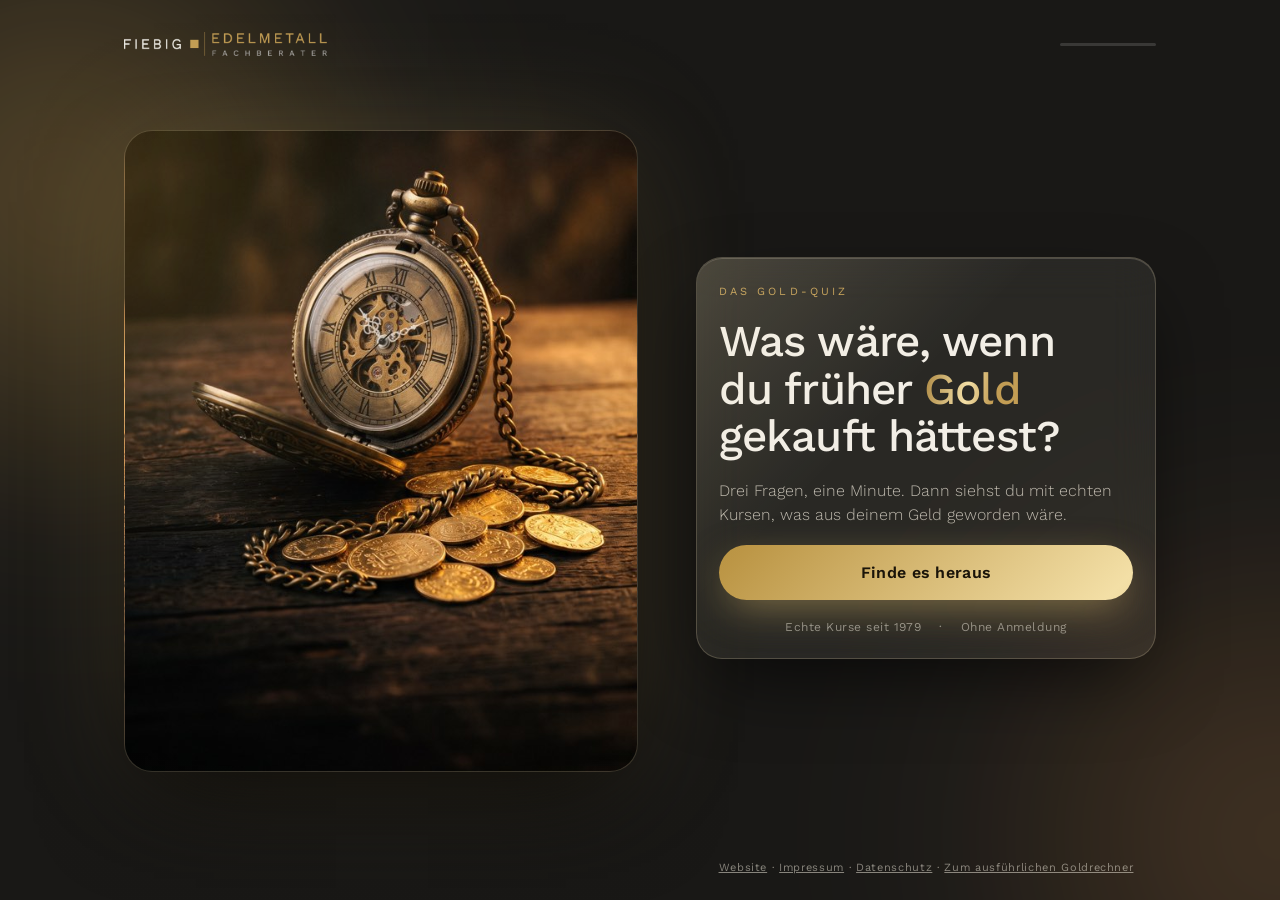
<file: quiz/index.html>
<!DOCTYPE html>
<html lang="de">
<head>
<meta charset="utf-8">
<meta name="viewport" content="width=device-width, initial-scale=1, viewport-fit=cover">
<title>Gold-Quiz: Was wäre, wenn du früher Gold gekauft hättest?</title>
<meta name="description" content="Drei Fragen, eine Minute: Wie viel hättest du früher in Gold anlegen müssen, um heute dein Wunschvermögen zu haben? Mit echten Kursen seit 1979, im Vergleich zum Sparbuch.">
<!-- Bis zum offiziellen Start nicht in Suchmaschinen -->
<meta name="robots" content="noindex">
<meta name="theme-color" content="#191816">
<link rel="canonical" href="https://rechner.fiebig-edelmetallfachberater.com/quiz/">
<meta property="og:type" content="website">
<meta property="og:locale" content="de_DE">
<meta property="og:url" content="https://rechner.fiebig-edelmetallfachberater.com/quiz/">
<meta property="og:title" content="Was wäre, wenn du früher Gold gekauft hättest?">
<meta property="og:description" content="Das Gold-Quiz: 3 Fragen, echte Kurse seit 1979.">
<meta property="og:image" content="https://rechner.fiebig-edelmetallfachberater.com/quiz/bilder/og.jpg">
<meta property="og:image:width" content="1200">
<meta property="og:image:height" content="630">
<meta name="twitter:card" content="summary_large_image">
<link rel="preload" href="bilder/start.jpg" as="image">
<style>
@font-face{font-family:"Work Sans";src:url("../assets/WorkSans.ttf") format("truetype");font-weight:100 900;font-style:normal;font-display:swap}
/* Layout: ein Vollbild-Goldfoto pro Schritt (langsamer Zoom, Überblendung), darüber eine schwebende Glaskarte. Bewusst ein dunkler Look, wie die Fiebig-Bildwelt. */
:root{
  --nacht:#191816; --fg:#F2EEE6; --fg2:rgba(246,240,226,.72); --fg3:rgba(246,240,226,.5);
  --glas:rgba(255,248,232,.07); --glas2:rgba(255,248,232,.12); --rand:rgba(255,236,190,.20);
  --gold:#C29D54; --gold2:#F3DFA6; --gold3:#A9843E;
  --serif:'Work Sans',-apple-system,'Segoe UI',Roboto,sans-serif;
  --sans:'Work Sans',-apple-system,'Segoe UI',Roboto,sans-serif;
  color-scheme:dark;
}
html,body{height:100%}
body{margin:0}
:root{padding-top:env(safe-area-inset-top,0px);padding-bottom:env(safe-area-inset-bottom,0px)}
img{max-width:100%}
[hidden]{display:none!important}
body{background:var(--nacht);color:var(--fg);font-family:var(--sans);font-size:16px;line-height:1.5;font-weight:400;
  padding-left:max(16px,env(safe-area-inset-left,0px));padding-right:max(16px,env(safe-area-inset-right,0px));padding-block:0;overflow-x:hidden}

/* Bühne mit Fotos */
.hg{position:fixed;inset:0;z-index:0;overflow:hidden;background:var(--nacht)}
.hg div{position:absolute;inset:-4% -4% 32% -4%;background-size:cover;background-position:center;opacity:0;transition:opacity 1.1s ease;transform:scale(1.04)}
.hg div.an{opacity:1;animation:zoom 18s ease-out forwards}
@keyframes zoom{from{transform:scale(1.04)}to{transform:scale(1.14)}}
.hg::after{content:"";position:absolute;inset:0;background:
  linear-gradient(180deg,rgba(25,24,22,.55) 0%,rgba(25,24,22,0) 18%,rgba(25,24,22,0) 40%,rgba(25,24,22,.85) 64%,#191816 70%)}
.glow{position:fixed;width:70vmax;height:70vmax;border-radius:50%;filter:blur(70px);z-index:0;pointer-events:none;opacity:.35;mix-blend-mode:screen}
.glow.a{background:radial-gradient(circle,#C9973E 0%,transparent 60%);left:-30vmax;top:-20vmax;animation:treib 16s ease-in-out infinite alternate}
.glow.b{background:radial-gradient(circle,#8E5A2B 0%,transparent 60%);right:-35vmax;bottom:-30vmax;animation:treib 20s ease-in-out infinite alternate-reverse}
@keyframes treib{to{transform:translate(8vmax,6vmax)}}

.app{position:relative;z-index:1;max-width:460px;margin:0 auto;min-height:100%;display:flex;flex-direction:column;padding-block:18px 28px;gap:16px}
.kopf{display:flex;justify-content:space-between;align-items:center}
.logo{height:24px;width:auto;display:block}
.balkenoben{width:96px;height:3px;border-radius:2px;background:rgba(255,255,255,.14);overflow:hidden}
.balkenoben i{display:block;height:100%;width:0;background:linear-gradient(90deg,var(--gold3),var(--gold2));transition:width .6s cubic-bezier(.2,.7,.2,1)}
.raum{flex:1;display:flex;flex-direction:column;justify-content:flex-end;gap:14px;min-height:62vh}

.glaskarte{background:var(--glas);border:1px solid var(--rand);border-radius:26px;padding:26px 22px 22px;display:flex;flex-direction:column;gap:18px;
  -webkit-backdrop-filter:blur(22px) saturate(140%);backdrop-filter:blur(22px) saturate(140%);
  box-shadow:0 30px 80px -20px rgba(0,0,0,.7),inset 0 1px 0 rgba(255,245,220,.18);position:relative;overflow:hidden;
  animation:rein .7s cubic-bezier(.2,.8,.2,1) both}
.glaskarte::before{content:"";position:absolute;inset:0;border-radius:inherit;pointer-events:none;
  background:linear-gradient(135deg,rgba(255,236,190,.16),transparent 40%)}
@keyframes rein{from{opacity:.001;transform:translateY(26px) scale(.98);filter:blur(6px)}to{opacity:1;transform:none;filter:none}}

.eyebrow{font-size:11px;letter-spacing:.28em;text-transform:uppercase;color:var(--gold);margin:0}
h1,h2{font-family:var(--serif);font-weight:500;line-height:1.08;margin:0;text-wrap:balance;letter-spacing:-.02em}
h1{font-size:clamp(32px,9vw,44px)}
h1 em,h2 em{font-style:normal;background:linear-gradient(100deg,var(--gold3),var(--gold2) 45%,var(--gold) 70%);-webkit-background-clip:text;background-clip:text;color:transparent}
h2{font-size:clamp(26px,7.2vw,32px)}
.text{color:var(--fg2);margin:0;font-weight:300;font-size:16px}
.klein{font-size:12.5px;color:var(--fg3);margin:0}

.optionen{display:grid;grid-template-columns:1fr 1fr;gap:10px}
.optionen.eins{grid-template-columns:1fr}
.opt{appearance:none;font:inherit;color:var(--fg);text-align:left;cursor:pointer;border-radius:18px;padding:16px 16px 15px;
  background:var(--glas2);border:1px solid rgba(255,236,190,.16);display:flex;flex-direction:column;gap:3px;position:relative;overflow:hidden;
  -webkit-backdrop-filter:blur(10px);backdrop-filter:blur(10px);transition:transform .15s,border-color .25s,background .25s;
  animation:rein .6s cubic-bezier(.2,.8,.2,1) both}
.opt:nth-child(2){animation-delay:.06s}.opt:nth-child(3){animation-delay:.12s}.opt:nth-child(4){animation-delay:.18s}
.opt::after{content:"";position:absolute;inset:0;background:linear-gradient(110deg,transparent 30%,rgba(255,240,200,.22) 50%,transparent 70%);transform:translateX(-120%);transition:transform .7s}
.opt:hover{border-color:rgba(243,223,166,.55)}
.opt:hover::after{transform:translateX(120%)}
.opt:active{transform:scale(.96)}
.opt:focus-visible{outline:2px solid var(--gold);outline-offset:2px}
.opt .w{font-size:22px;font-weight:500;font-variant-numeric:tabular-nums;letter-spacing:-.01em}
.opt .s{font-size:12.5px;color:var(--fg3)}
.opt.ja{background:linear-gradient(135deg,#B8913F,#F0D894 55%,#C49A45);color:#1A1409;border-color:transparent;transform:scale(1.02)}
.opt.ja .s{color:rgba(26,20,9,.7)}

.cta{appearance:none;border:0;cursor:pointer;border-radius:999px;padding:18px 24px;font:600 16px var(--sans);letter-spacing:.02em;color:#1A1409;
  background:linear-gradient(135deg,#B8913F,#F3DFA6 50%,#C49A45);background-size:200% 100%;box-shadow:0 12px 40px -8px rgba(217,184,106,.55);
  animation:schimmer 3.5s ease-in-out infinite;text-align:center;text-decoration:none;display:block;transition:transform .15s}
.cta:active{transform:scale(.97)}
.cta:focus-visible{outline:2px solid var(--gold2);outline-offset:3px}
@keyframes schimmer{0%,100%{background-position:0 0}50%{background-position:100% 0}}
.leise{display:block;text-align:center;color:var(--fg);text-decoration:none;border:1px solid var(--rand);border-radius:999px;padding:15px;font-weight:500;background:var(--glas)}
.fakten{display:flex;gap:18px;justify-content:center;color:var(--fg3);font-size:12px;letter-spacing:.04em;margin:0}

/* Ergebnis */
.vorzahl{margin:0;color:var(--fg2);font-weight:300}
.zahl{font-family:var(--serif);font-weight:500;font-size:clamp(56px,17vw,80px);line-height:.95;margin:0;font-variant-numeric:tabular-nums;letter-spacing:-.02em;
  background:linear-gradient(100deg,#B8913F,#FFF1C8 40%,#D9B86A 60%,#A9843E);background-size:200% 100%;-webkit-background-clip:text;background-clip:text;color:transparent;
  animation:schimmer 4s ease-in-out infinite;filter:drop-shadow(0 6px 30px rgba(217,184,106,.35))}
.nachzahl{margin:0;font-size:17px}
.nachzahl b{color:var(--gold2);font-weight:600}
.pille{align-self:flex-start;border-radius:999px;padding:7px 14px;font-size:13px;font-weight:600;color:var(--gold2);background:rgba(217,184,106,.14);border:1px solid rgba(217,184,106,.4)}
.reihe{display:grid;grid-template-columns:44px 1fr;align-items:center;gap:3px 12px}
.reihe img{width:44px;height:44px;border-radius:12px;object-fit:cover;grid-row:span 3;border:1px solid var(--rand)}
.reihe .n{font-size:12px;color:var(--fg2);letter-spacing:.02em}
.reihe .v{font-size:15px;font-weight:600;font-variant-numeric:tabular-nums}
.reihe .spur{grid-column:2;height:8px;border-radius:4px;background:rgba(255,255,255,.08);overflow:hidden}
.reihe .b{height:100%;width:0;border-radius:4px;transition:width 1.6s cubic-bezier(.2,.7,.2,1)}
.b.g{background:linear-gradient(90deg,#A9843E,#F3DFA6);box-shadow:0 0 14px rgba(243,223,166,.6)}
.b.s{background:rgba(246,240,226,.45)}
.b.k{background:rgba(246,240,226,.25)}
.kk-zeile{display:grid;gap:4px}
.kk-kopf{display:flex;justify-content:space-between;align-items:center;gap:10px;flex-wrap:wrap}
.kk-name{font-size:13px;color:var(--fg2)}
.kk-chip{font-size:12px;font-weight:600;border-radius:999px;padding:3px 10px;white-space:nowrap}
.kk-chip.minus{color:#F1B7A4;background:rgba(214,110,80,.16);border:1px solid rgba(214,110,80,.4)}
.kk-chip.plus{color:var(--gold2);background:rgba(217,184,106,.14);border:1px solid rgba(217,184,106,.4)}
.kk-wert{font-size:22px;font-weight:500;font-variant-numeric:tabular-nums;letter-spacing:-.01em}
.kk-spur{position:relative;height:12px;border-radius:6px;background:rgba(255,255,255,.07);overflow:hidden}
.kk-b{position:absolute;inset:0 auto 0 0;width:0;border-radius:6px;transition:width 1.6s cubic-bezier(.2,.7,.2,1)}
.kk-zeile.k .kk-b{background:rgba(246,240,226,.3)}
.kk-zeile.s .kk-b{background:rgba(246,240,226,.5)}
.kk-zeile.g .kk-b{background:linear-gradient(90deg,#A9843E,#F3DFA6);box-shadow:0 0 14px rgba(243,223,166,.6)}
.kk-loch{position:absolute;top:0;bottom:0;background:repeating-linear-gradient(135deg,rgba(214,110,80,.35) 0 4px,transparent 4px 8px)}
.kk-marke{position:absolute;top:0;bottom:0;width:2px;margin-left:-1px;background:var(--fg)}
.text b{color:var(--fg);font-weight:600}
.vergleich{display:flex;flex-direction:column;gap:14px}
.kurve{width:100%;height:auto;display:block}
.kurve text{font-family:var(--sans);font-size:10px;fill:rgba(246,240,226,.55)}
.trenn{height:1px;background:linear-gradient(90deg,transparent,var(--rand),transparent);border:0;margin:2px 0}
.person{display:flex;gap:14px;align-items:center}
.person img{width:62px;height:62px;border-radius:50%;object-fit:cover;object-position:center 20%;border:1.5px solid rgba(243,223,166,.5);flex:none}
.person b{display:block;font-family:var(--serif);font-size:19px;font-weight:500;line-height:1.1}
.person span{font-size:12px;letter-spacing:.18em;text-transform:uppercase;color:var(--gold)}
.ratgeber{text-align:center;font-size:14px;color:var(--fg2);margin:0}
.ratgeber a{color:var(--gold2)}
.nochmal{appearance:none;background:none;border:0;color:var(--fg3);font:500 13px var(--sans);text-decoration:underline;cursor:pointer;align-self:center;padding:6px}
.recht{font-size:11px;line-height:1.5;color:var(--fg3);margin:0}
.entwurf a{color:inherit}
.entwurf{font-size:11px;color:var(--fg3);text-align:center;margin:0;letter-spacing:.06em}
/* Desktop: Bild als gerahmtes Hochformat links, Karte rechts mittig */
@media (min-width:1100px) and (min-height:620px){
  .hg::after{background:radial-gradient(120% 90% at 30% 50%,transparent 40%,rgba(25,24,22,.6) 100%)}
  .hg div{inset:auto;left:max(24px,calc(50% - 516px));top:calc(50% - min(39vh,320px));height:min(78vh,640px);width:calc(min(78vh,640px) * .8);
    border-radius:28px;transform:none;border:1px solid var(--rand);box-shadow:0 40px 100px -20px rgba(0,0,0,.8),0 0 120px -30px rgba(217,184,106,.35)}
  .hg div.an{animation:none}
  .app{max-width:1080px;padding:32px 24px 24px;min-height:100vh;box-sizing:border-box}
  .raum{justify-content:center;align-items:flex-end;min-height:0}
  .raum>*{width:460px;box-sizing:border-box}
  .entwurf{align-self:flex-end;width:460px}
}
@media (prefers-reduced-motion:reduce){*,*::before,*::after{animation:none!important;transition:none!important}}
</style>
</head>
<body>

<div class="hg" id="hg"></div>
<div class="glow a"></div><div class="glow b"></div>
<div class="app">
  <div class="kopf"><a href="https://fiebig-edelmetallfachberater.com/" aria-label="Zur Website von Fiebig Edelmetallfachberater"><img class="logo" src="bilder/logo.png" alt="Fiebig Edelmetallfachberater" width="600" height="71"></a><div class="balkenoben"><i id="fort"></i></div></div>
  <div class="raum" id="raum"></div>
  <p class="entwurf"><a href="https://fiebig-edelmetallfachberater.com/">Website</a> · <a href="../impressum.html">Impressum</a> · <a href="../datenschutz.html">Datenschutz</a> · <a href="../">Zum ausführlichen Goldrechner</a></p>
</div>

<script>
(function(){
'use strict';
var BILD=['start','betrag','jahr','art','tipp','ergebnis'];
function src(k){return 'bilder/'+k.replace('_','-')+'.jpg?v=2';}

// Echte Daten aus Thomas' Rückrechner (rechner.fiebig-edelmetallfachberater.com)
var G={1978:164.14,1979:354.84,1980:448.00,1981:368.16,1982:470.98,1983:462.95,1984:433.55,1985:368.27,1986:365.16,1987:374.75,1988:352.60,1989:331.09,1990:287.10,1991:264.87,1992:275.58,1993:350.87,1994:312.58,1995:302.82,1996:298.14,1997:262.98,1998:246.36,1999:289.56,2000:292.79,2001:314.24,2002:332.60,2003:332.34,2004:320.25,2005:433.53,2006:480.79,2007:567.33,2008:614.49,2009:760.70,2010:1059.19,2011:1201.63,2012:1259.57,2013:867.14,2014:987.10,2015:971.90,2016:1095.28,2017:1084.83,2018:1119.42,2019:1352.78,2020:1539.86,2021:1602.77,2022:1704.92,2023:1868.90,2024:2504.25,2025:3693.55};
var Z={1979:3.15,1980:4.64,1981:4.92,1982:4.85,1983:3.26,1984:3.01,1985:2.88,1986:2.5,1987:2.11,1988:2.01,1989:2.43,1990:2.81,1991:2.82,1992:2.81,1993:2.54,1994:2.1,1995:2.04,1996:1.99,1997:1.71,1998:1.56,1999:1.31,2000:1.25,2001:1.19,2002:1.02,2003:2.2,2004:2.13,2005:2.04,2006:2.06,2007:2.35,2008:2.52,2009:1.82,2010:1.41,2011:1.52,2012:1.32,2013:0.99,2014:0.76,2015:0.46,2016:0.3,2017:0.2,2018:0.16,2019:0.13,2020:0.11,2021:0.09,2022:0.09,2023:0.46,2024:0.74,2025:0.68,2026:0.7};
var I={1979:4.1,1980:5.4,1981:6.3,1982:5.3,1983:3.3,1984:2.4,1985:2.1,1986:-0.1,1987:0.2,1988:1.3,1989:2.8,1990:2.7,1991:3.6,1992:5.0,1993:4.5,1994:2.7,1995:1.9,1996:1.4,1997:1.9,1998:0.8,1999:0.7,2000:1.3,2001:2.0,2002:1.4,2003:1.0,2004:1.6,2005:1.6,2006:1.6,2007:2.3,2008:2.6,2009:0.3,2010:1.0,2011:2.2,2012:1.9,2013:1.5,2014:1.0,2015:0.5,2016:0.5,2017:1.5,2018:1.8,2019:1.4,2020:0.5,2021:3.1,2022:6.9,2023:5.9,2024:2.2,2025:2.2};
// Pflegt sich selbst: Die GitHub Action (kurse_holen.py, zweimal täglich) schreibt den heutigen Kurs nach kurse.json
// und in jahreswerte.json den Kurs des laufenden Jahres (letzter Lauf im Dezember = Jahresschlusskurs) sowie neue
// Inflationsraten. Jahre, die oben fehlen, werden von dort ergänzt. Nichts muss von Hand nachgetragen werden.
var GOLD_HEUTE=3251.24, STAND=new Date(2026,10,20), JAHR, LETZT, JETZT;
function zeitSetzen(){
  JAHR=STAND.getFullYear();
  LETZT=Math.max.apply(null,Object.keys(G).map(Number).filter(function(y){return y<JAHR;}));
  JETZT=JAHR+Math.max(0.01,(STAND-new Date(JAHR,0,1))/(365*864e5));
}
zeitSetzen();
function laden(url){return fetch(url,{cache:'no-cache'}).then(function(r){return r.json();}).catch(function(){return null;});}
Promise.all([laden('../kurse.json'),laden('../jahreswerte.json')]).then(function(x){
  var k=x[0],j=x[1];
  if(k&&k.gold>500&&k.gold<20000){GOLD_HEUTE=k.gold;var d=new Date(k.stand);if(!isNaN(d)&&d.getFullYear()>=2026)STAND=d;}
  if(j){
    Object.keys(j.gold||{}).forEach(function(y){y=+y;if(G[y]==null&&y<STAND.getFullYear()&&j.gold[y]>500)G[y]=j.gold[y];});
    Object.keys(j.inflation||{}).forEach(function(y){if(I[y]==null)I[y]=j.inflation[y];});
  }
  zeitSetzen();
});

// Kurs zum Zeitpunkt t (2006.0 = Anfang 2006): zwischen Jahresschlusskursen geometrisch verteilt,
// nach dem letzten bekannten Jahresschluss bis zum heutigen Kurs.
function preis(t){var y=Math.floor(t),fr=t-y;
  if(t>=LETZT+1){var f=Math.min(1,(t-(LETZT+1))/Math.max(0.01,JETZT-(LETZT+1)));return G[LETZT]*Math.pow(GOLD_HEUTE/G[LETZT],f);}
  var a=G[y-1],b=G[y];return a*Math.pow(b/a,fr);}
function rate(tab,y,std){return tab[y]!=null?tab[y]:std;}
function faktor(tab,std,t){var w=1,c=t;while(c<JETZT-1e-9){var y=Math.floor(c),e=Math.min(y+1,JETZT);w*=Math.pow(1+rate(tab,y,std)/100,e-c);c=e;}return w;}
function rechnen(ziel,start,art){
  var r={ziel:ziel,start:start,art:art};
  r.real=faktor(Z,0.7,start)/faktor(I,2,start);
  // Je Anlage: e = Einmalbetrag zum Start, m = Monatsbetrag. Bei "beides" bringt jeder Teil die Hälfte des Ziels.
  var n=Math.floor((JETZT-start)*12)+1,sg=0,ss=0;
  for(var k=0;k<n;k++){var t=start+k/12;sg+=1/preis(t);ss+=faktor(Z,0.7,t);}
  r.monate=n;
  var anteilE=art==='einmal'?1:art==='beides'?.5:0, anteilM=1-anteilE;
  function teil(e,m){return {e:ziel*anteilE*e,m:ziel*anteilM*m};}
  r.gold=teil(1/(GOLD_HEUTE/preis(start)),1/(GOLD_HEUTE*sg));
  r.spar=teil(1/faktor(Z,0.7,start),1/ss);
  r.kissen=teil(1,1/n);
  // Kaufkraft-Karte: derselbe Einsatz wie beim Gold, was wird daraus mit Sparbuch und Bargeld?
  // kaufkraft = so viel Geld bräuchte man heute, um zu kaufen, was die Einzahlungen damals gekauft haben.
  var g=r.gold,kk=g.e*faktor(I,2,start),sp=g.e*faktor(Z,0.7,start),bar=g.e+g.m*n;
  for(var i=0;i<n;i++){var ti=start+i/12;kk+=g.m*faktor(I,2,ti);sp+=g.m*faktor(Z,0.7,ti);}
  r.kk={kaufkraft:kk,gold:ziel,spar:sp,bar:bar};
  return r;
}
function einsatz(v,n){return v.e+v.m*n;}

var JAHRE=[{j:2016,t:'vor 10 Jahren'},{j:2006,t:'vor 20 Jahren'},{j:2002,t:'als der Euro kam'},{j:1996,t:'vor 30 Jahren'}];
var ZIELE=[{z:50000,t:'ein Polster'},{z:100000,t:'echte Freiheit'},{z:250000,t:'für später'},{z:500000,t:'ausgesorgt'}];
var eur=new Intl.NumberFormat('de-DE',{style:'currency',currency:'EUR',maximumFractionDigits:0});
function rund(x,a){if(a==='monat')return Math.max(1,Math.round(x));var s=x<2000?10:x<20000?100:1000;return Math.round(x/s)*s;}
function geld(x,a){return eur.format(rund(x,a))+(a==='monat'?' / Monat':'');}
function betrag(v){var t=[];if(v.e)t.push(geld(v.e,'einmal'));if(v.m)t.push(geld(v.m,'monat'));return t.join(' + ');}
function mittel(a,b){return {e:(a.e+b.e)/2,m:(a.m+b.m)/2};}

var hg=document.getElementById('hg'),raum=document.getElementById('raum'),fort=document.getElementById('fort');
var schichten={};
BILD.forEach(function(k){var d=document.createElement('div');d.className='k-'+k;d.style.backgroundImage='url('+src(k)+')';hg.appendChild(d);schichten[k]=d;});
function bild(k){Object.keys(schichten).forEach(function(n){var d=schichten[n];if(n===k){d.classList.remove('an');void d.offsetWidth;d.classList.add('an');}else d.classList.remove('an');});}
var stand={};
function zeige(k,schritt,html){bild(k);fort.style.width=(schritt/5*100)+'%';delete raum.dataset.weg;raum.innerHTML=html;window.scrollTo({top:0,behavior:'smooth'});return raum;}
function waehlen(el,fn){[].forEach.call(el.querySelectorAll('[data-w]'),function(b){b.addEventListener('click',function(){
  if(el.dataset.weg)return;el.dataset.weg=1;b.classList.add('ja');if(navigator.vibrate)try{navigator.vibrate(12);}catch(e){}
  setTimeout(function(){fn(b.getAttribute('data-w'));},380);});});}
function frage(nr,titel,opts,eins){
  var h='<div class="glaskarte"><p class="eyebrow">'+nr+'</p><h2>'+titel+'</h2><div class="optionen'+(eins?' eins':'')+'">';
  opts.forEach(function(o){h+='<button type="button" class="opt" data-w="'+o.w+'"><span class="w">'+o.a+'</span>'+(o.b?'<span class="s">'+o.b+'</span>':'')+'</button>';});
  return h+'</div></div>';
}

function start(){
  var el=zeige('start',0,
    '<div class="glaskarte"><p class="eyebrow">Das Gold-Quiz</p>'+
    '<h1>Was wäre, wenn du früher <em>Gold</em> gekauft hättest?</h1>'+
    '<p class="text">Drei Fragen, eine Minute. Dann siehst du mit echten Kursen, was aus deinem Geld geworden wäre.</p>'+
    '<button class="cta" id="los" type="button">Finde es heraus</button>'+
    '<p class="fakten"><span>Echte Kurse seit 1979</span><span>·</span><span>Ohne Anmeldung</span></p></div>');
  el.querySelector('#los').addEventListener('click',fZiel);
}
function fZiel(){
  var el=zeige('betrag',1,frage('Frage 1 von 3','Wie viel Geld hättest du <em>heute</em> gerne?',ZIELE.map(function(x){return {w:x.z,a:eur.format(x.z),b:x.t};})));
  waehlen(el,function(w){stand.ziel=+w;fJahr();});
}
function fJahr(){
  var el=zeige('jahr',2,frage('Frage 2 von 3','Wann hättest du <em>anfangen</em> können?',JAHRE.map(function(x){return {w:x.j,a:x.j,b:x.t};})));
  waehlen(el,function(w){stand.start=+w;fArt();});
}
function fArt(){
  var el=zeige('art',3,frage('Frage 3 von 3','Wie hättest du <em>gespart</em>?',[
    {w:'einmal',a:'Einmal einen Betrag',b:'z. B. Erbe, Prämie, Erspartes'},
    {w:'monat',a:'Jeden Monat ein bisschen',b:'wie ein Sparplan'},
    {w:'beides',a:'Beides kombiniert',b:'ein Startbetrag plus monatlich'}],true));
  waehlen(el,function(w){stand.art=w;stand.r=rechnen(stand.ziel,stand.start,w);fTipp();});
}
function fTipp(){
  var r=stand.r,a=r.art;
  var t=a==='einmal'?'Was schätzt du: Wie viel hättest du '+r.start+' in <em>Gold</em> anlegen müssen?'
       :a==='monat'?'Was schätzt du: Wie viel hättest du ab '+r.start+' monatlich in <em>Gold</em> sparen müssen?'
       :'Was schätzt du: Mit welchem Startbetrag plus Monatsrate in <em>Gold</em> hättest du es ab '+r.start+' geschafft?';
  var opts=[{w:'spar',a:betrag(r.spar)},{w:'mitte',a:betrag(mittel(r.gold,r.spar))},{w:'gold',a:betrag(r.gold)}];
  var el=zeige('tipp',4,frage('Dein Tipp · Ziel '+eur.format(r.ziel),t,opts,true));
  waehlen(el,function(k){stand.tipp=k;ergebnis();});
}

function kurve(start){
  var y0=start-1,pts=[];for(var y=y0;y<=LETZT;y++)if(G[y]!=null)pts.push([y,G[y]]);pts.push([JETZT,GOLD_HEUTE]);
  var W=300,H=90,max=Math.max.apply(null,pts.map(function(p){return p[1];}))*1.08;
  var x=function(t){return 6+(t-y0)/(JETZT-y0)*(W-12);},yy=function(v){return H-16-(v/max)*(H-24);};
  var d=pts.map(function(p,i){return (i?'L':'M')+x(p[0]).toFixed(1)+' '+yy(p[1]).toFixed(1);}).join(' ');
  var l=pts[pts.length-1];
  return '<svg class="kurve" viewBox="0 0 '+W+' '+H+'" role="img" aria-label="Goldpreis in Euro seit '+start+'"><defs><linearGradient id="kf" x1="0" y1="0" x2="0" y2="1"><stop offset="0" stop-color="#F3DFA6" stop-opacity=".35"/><stop offset="1" stop-color="#F3DFA6" stop-opacity="0"/></linearGradient></defs>'+
    '<path d="'+d+' L'+x(JETZT).toFixed(1)+' '+(H-16)+' L'+x(y0).toFixed(1)+' '+(H-16)+' Z" fill="url(#kf)"/>'+
    '<path d="'+d+'" fill="none" stroke="#F3DFA6" stroke-width="2" stroke-linejoin="round"/>'+
    '<circle cx="'+x(l[0]).toFixed(1)+'" cy="'+yy(l[1]).toFixed(1)+'" r="4" fill="#FFF1C8"/>'+
    '<text x="6" y="'+(H-2)+'">'+start+' · '+eur.format(G[y0])+' je Unze</text><text x="'+(W-6)+'" y="'+(H-2)+'" text-anchor="end">heute · '+eur.format(GOLD_HEUTE)+'</text></svg>';
}
function zaehlen(el,ziel){var t0=null;if(matchMedia('(prefers-reduced-motion: reduce)').matches){el.textContent=eur.format(ziel);return;}
  (function s(ts){if(!t0)t0=ts;var p=Math.min(1,(ts-t0)/1500),e=1-Math.pow(1-p,4);el.textContent=eur.format(Math.round(ziel*e));if(p<1)requestAnimationFrame(s);})(performance.now());}
function reihe(img,name,v,k,r){
  return '<div class="reihe"><img alt="" src="'+src(img)+'"><span class="n">'+name+'</span><span class="v">'+betrag(v)+'</span>'+
    '<div class="spur"><div class="b '+k+'" data-b="'+Math.max(3,einsatz(v,r.monate)/r.ziel*100).toFixed(1)+'%"></div></div></div>';
}
function kaufkraftKarte(r){
  var k=r.kk,ref=k.kaufkraft,g=r.gold,e=eur.format(rund(g.e,'einmal')),m=eur.format(rund(g.m,'monat'));
  var sum=eur.format(rund(k.bar,'einmal'));
  var wie=r.art==='einmal'?'Du legst '+r.start+' '+e+' zur Seite.'
         :r.art==='monat'?'Du legst ab '+r.start+' jeden Monat '+m+' zur Seite, zusammen '+sum+'.'
         :'Du legst '+r.start+' '+e+' und dann jeden Monat '+m+' zur Seite, zusammen '+sum+'.';
  function zeile(name,wert,art){
    var diff=Math.round((wert/ref-1)*100),plus=diff>=0;
    var GRENZE=70,breite=Math.min(100,wert/ref*GRENZE),voll=wert>=ref;
    return '<div class="kk-zeile '+art+'"><div class="kk-kopf"><span class="kk-name">'+name+'</span>'+
      '<span class="kk-chip '+(plus?'plus':'minus')+'">'+(plus?'+':'−')+Math.abs(diff).toLocaleString('de-DE')+' % Kaufkraft</span></div>'+
      '<div class="kk-wert">'+eur.format(rund(wert,'einmal'))+'</div>'+
      '<div class="kk-spur"><div class="kk-b" data-b="'+breite.toFixed(1)+'%"></div>'+(voll?'':'<div class="kk-loch" style="left:'+breite.toFixed(1)+'%;width:'+(GRENZE-breite).toFixed(1)+'%"></div>')+'<i class="kk-marke" style="left:'+GRENZE+'%"></i></div></div>';
  }
  return '<div class="glaskarte kk" style="animation-delay:.25s"><p class="eyebrow">Was wirklich übrig bleibt</p>'+
    '<h2>Gleicher Einsatz, <em>drei</em> Ergebnisse</h2>'+
    '<p class="text">'+wie+' Weil seitdem alles teurer wurde, bräuchtest du heute <b>'+eur.format(rund(ref,'einmal'))+'</b>, um dir dasselbe zu kaufen. Das ist der Strich im Balken.</p>'+
    zeile('Bargeld zu Hause',k.bar,'k')+zeile('Sparbuch mit Zinsen',k.spar,'s')+zeile('Gold',k.gold,'g')+
    '<p class="klein">Kaufkraft: was du dir heute davon kaufen kannst. Grundlage: Verbraucherpreise Deutschland.</p></div>';
}
function ergebnis(){
  var r=stand.r,a=r.art,n=r.monate,mal=(einsatz(r.spar,n)/einsatz(r.gold,n)).toLocaleString('de-DE',{maximumFractionDigits:1});
  var hauptwert=a==='monat'?rund(r.gold.m,'monat'):rund(r.gold.e,'einmal');
  var nach=a==='einmal'?'anlegen müssen':a==='monat'?'im Monat sparen müssen':'zum Start und <b>'+geld(r.gold.m,'monat').replace(' / Monat','')+' im Monat</b> sparen müssen';
  var reakt={gold:'Treffer! Die meisten schätzen viel höher.',mitte:'Knapp daneben. Es war noch weniger.',spar:'So viel hätte das Sparbuch gebraucht.'}[stand.tipp];
  var text='Hallo Thomas, ich habe das Gold-Quiz gemacht: Für '+eur.format(r.ziel)+' heute hätte ich ab '+r.start+' nur '+betrag(r.gold)+' in Gold gebraucht. Wie fange ich heute sinnvoll an?';
  var el=zeige('ergebnis',5,
    '<div class="glaskarte"><p class="eyebrow">'+reakt+'</p>'+
    '<p class="vorzahl">Mit Gold hättest du '+(a==='einmal'?r.start+' nur':'ab '+r.start+' nur')+'</p>'+
    '<p class="zahl" id="zahl">0 €</p>'+
    '<p class="nachzahl">'+nach+', um heute <b>'+eur.format(r.ziel)+'</b> zu haben.</p>'+
    '<span class="pille">'+mal+'-mal weniger Einsatz als mit dem Sparbuch</span>'+
    '<div class="vergleich">'+reihe('t_gold','Gold',r.gold,'g',r)+reihe('t_spar','Sparbuch mit Zinsen',r.spar,'s',r)+reihe('t_kissen','Bargeld zu Hause',r.kissen,'k',r)+'</div>'+
    kurve(r.start)+
    '</div>'+
    kaufkraftKarte(r)+
    '<div class="glaskarte" style="animation-delay:.5s"><h2>Und ab <em>heute</em>?</h2>'+
    '<p class="text">Die Vergangenheit holt niemand nach. In einem kurzen Gespräch zeige ich dir, wie du heute mit Gold und Silber eine Reserve aufbaust, auch mit kleinen Monatsbeträgen.</p>'+
    '<div class="person"><img alt="Thomas Fiebig" src="'+src('portrait')+'"><div><b>Thomas Fiebig</b><span>Edelmetallfachberater</span></div></div>'+
    '<a class="cta" href="https://wa.me/4916096432246?text='+encodeURIComponent(text)+'" target="_blank" rel="noopener">Schick mir dein Ergebnis</a>'+
    '<a class="leise" href="https://fiebig-edelmetallfachberater.com/#termin" target="_blank" rel="noopener">Direkt Termin buchen</a>'+
    '<p class="ratgeber">Erst in Ruhe lesen? <a href="https://broschuere.fiebig-edelmetallfachberater.com" target="_blank" rel="noopener">Gratis-Ratgeber</a></p>'+
    '<hr class="trenn"><button class="nochmal" type="button" id="nochmal">Mit anderem Jahr nochmal spielen</button>'+
    '<p class="recht">Rückblick mit echten Daten, keine Prognose. Vergangene Wertentwicklung ist kein verlässlicher Hinweis auf künftige Ergebnisse, Edelmetallpreise schwanken auch nach unten. Gold: Jahresschlusskurse in Euro je Feinunze (gold.de), heute '+eur.format(GOLD_HEUTE)+' am '+STAND.toLocaleDateString('de-DE')+'. Sparbuch: Durchschnittszinsen Deutsche Bundesbank. Inflation: Statistisches Bundesamt, für Jahre ab 2026 Eurostat (HVPI). Ohne Kosten und Steuern.</p></div>');
  zaehlen(el.querySelector('#zahl'),hauptwert);
  setTimeout(function(){[].forEach.call(el.querySelectorAll('.b,.kk-b'),function(b){b.style.width=b.getAttribute('data-b');});},500);
  el.querySelector('#nochmal').addEventListener('click',function(){stand={ziel:stand.ziel};fJahr();});
}
start();
})();
</script>
</body>
</html>
</file>
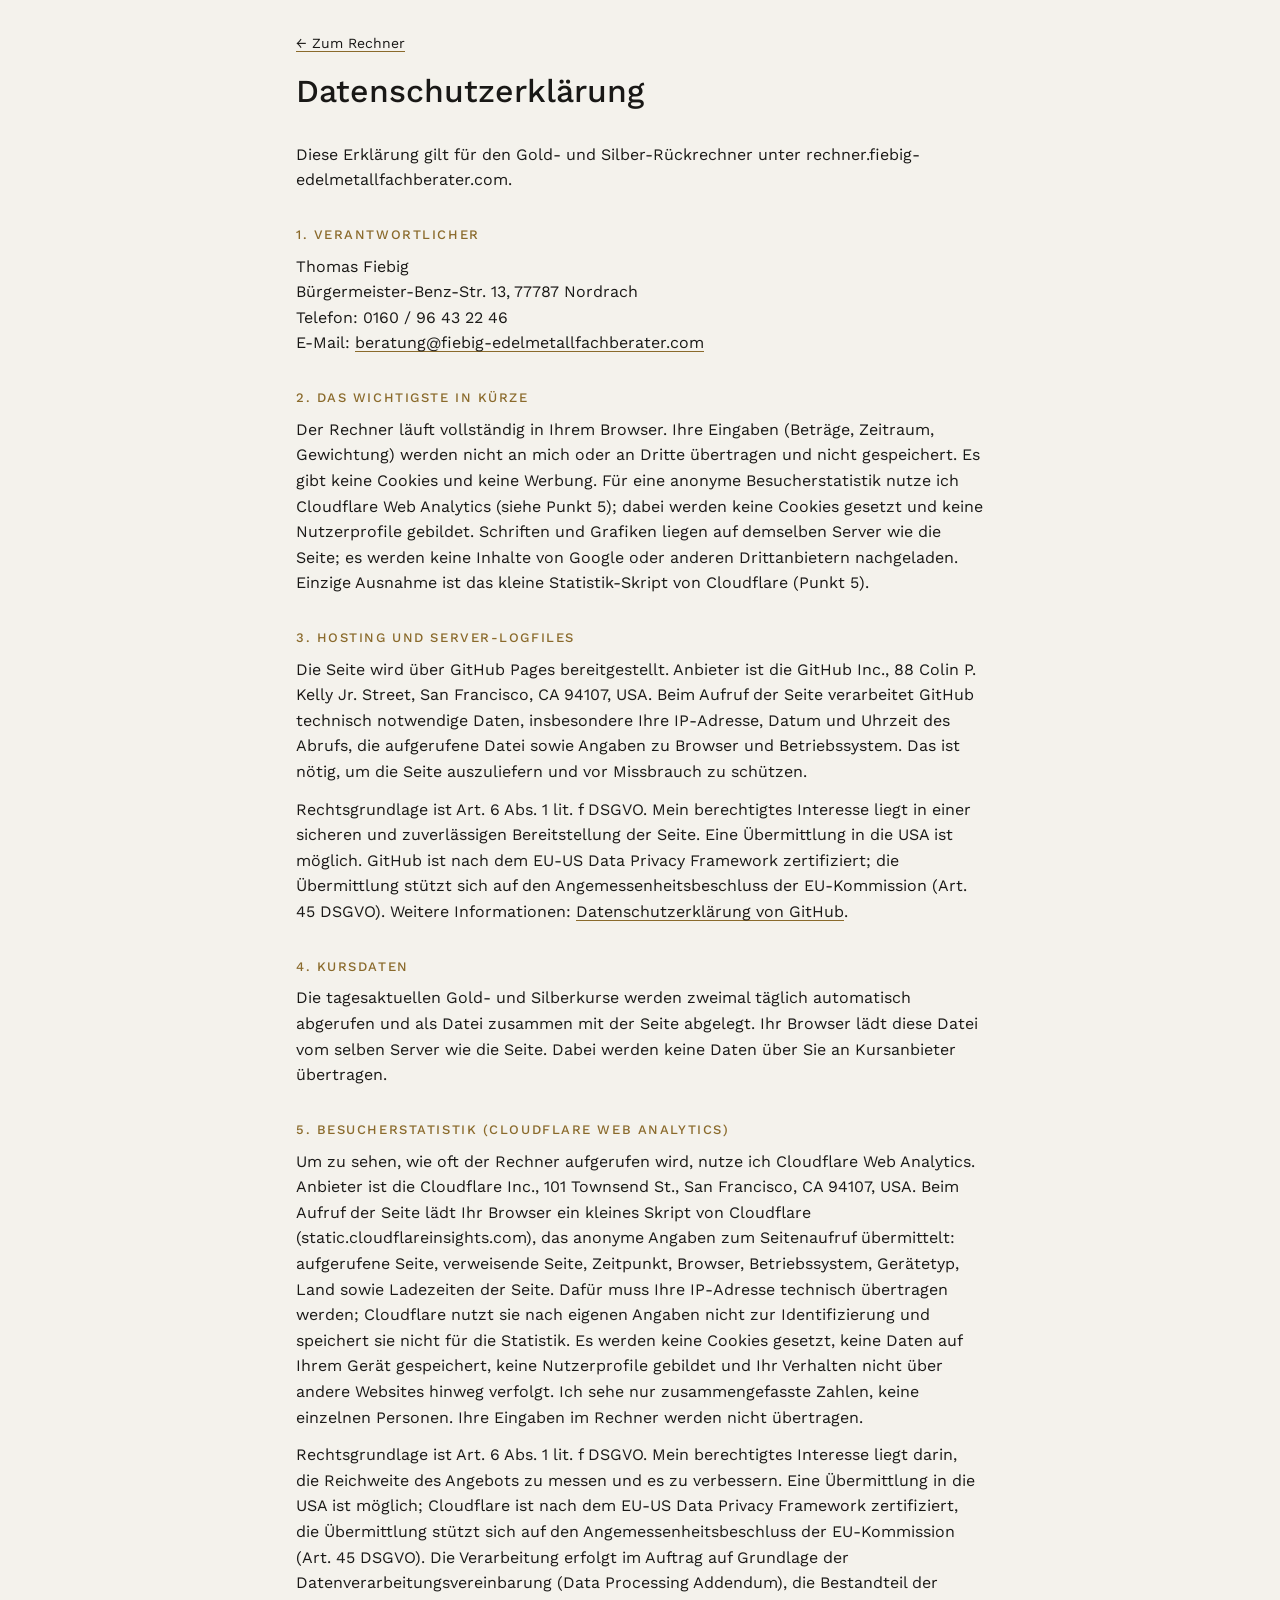
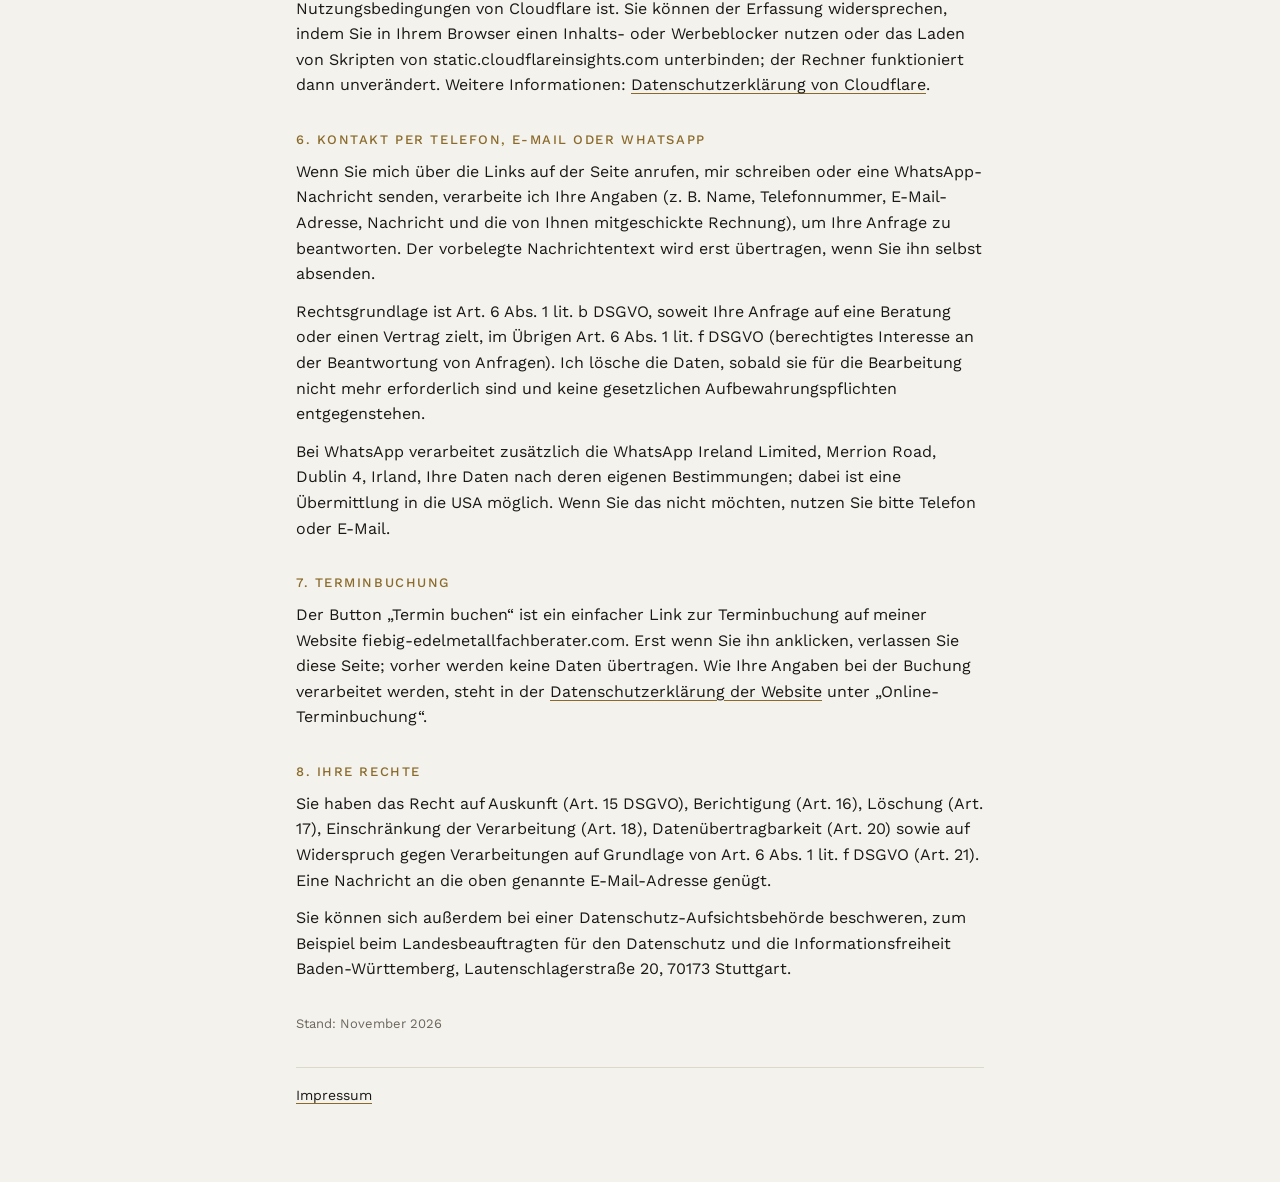
<file: datenschutz.html>
<!DOCTYPE html>
<html lang="de">
<head>
<meta charset="utf-8">
<meta name="viewport" content="width=device-width, initial-scale=1">
<meta name="robots" content="noindex">
<title>Datenschutz · Gold- und Silber-Rückrechner</title>
<link rel="stylesheet" href="assets/rechtliches.css">
</head>
<body>
<main class="wrap">
  <p class="zurueck"><a href="./">← Zum Rechner</a></p>
  <h1>Datenschutzerklärung</h1>
  <p>Diese Erklärung gilt für den Gold- und Silber-Rückrechner unter rechner.fiebig-edelmetallfachberater.com.</p>

  <h2>1. Verantwortlicher</h2>
  <p>Thomas Fiebig<br>
  Bürgermeister-Benz-Str. 13, 77787 Nordrach<br>
  Telefon: 0160 / 96 43 22 46<br>
  E-Mail: <a href="mailto:beratung@fiebig-edelmetallfachberater.com">beratung@fiebig-edelmetallfachberater.com</a></p>

  <h2>2. Das Wichtigste in Kürze</h2>
  <p>Der Rechner läuft vollständig in Ihrem Browser. Ihre Eingaben (Beträge, Zeitraum, Gewichtung) werden nicht an mich oder an Dritte übertragen und nicht gespeichert. Es gibt keine Cookies und keine Werbung. Für eine anonyme Besucherstatistik nutze ich Cloudflare Web Analytics (siehe Punkt 5); dabei werden keine Cookies gesetzt und keine Nutzerprofile gebildet. Schriften und Grafiken liegen auf demselben Server wie die Seite; es werden keine Inhalte von Google oder anderen Drittanbietern nachgeladen. Einzige Ausnahme ist das kleine Statistik-Skript von Cloudflare (Punkt 5).</p>

  <h2>3. Hosting und Server-Logfiles</h2>
  <p>Die Seite wird über GitHub Pages bereitgestellt. Anbieter ist die GitHub Inc., 88 Colin P. Kelly Jr. Street, San Francisco, CA 94107, USA. Beim Aufruf der Seite verarbeitet GitHub technisch notwendige Daten, insbesondere Ihre IP-Adresse, Datum und Uhrzeit des Abrufs, die aufgerufene Datei sowie Angaben zu Browser und Betriebssystem. Das ist nötig, um die Seite auszuliefern und vor Missbrauch zu schützen.</p>
  <p>Rechtsgrundlage ist Art. 6 Abs. 1 lit. f DSGVO. Mein berechtigtes Interesse liegt in einer sicheren und zuverlässigen Bereitstellung der Seite. Eine Übermittlung in die USA ist möglich. GitHub ist nach dem EU-US Data Privacy Framework zertifiziert; die Übermittlung stützt sich auf den Angemessenheitsbeschluss der EU-Kommission (Art. 45 DSGVO). Weitere Informationen: <a href="https://docs.github.com/de/site-policy/privacy-policies/github-general-privacy-statement" target="_blank" rel="noopener">Datenschutzerklärung von GitHub</a>.</p>

  <h2>4. Kursdaten</h2>
  <p>Die tagesaktuellen Gold- und Silberkurse werden zweimal täglich automatisch abgerufen und als Datei zusammen mit der Seite abgelegt. Ihr Browser lädt diese Datei vom selben Server wie die Seite. Dabei werden keine Daten über Sie an Kursanbieter übertragen.</p>

  <h2>5. Besucherstatistik (Cloudflare Web Analytics)</h2>
  <p>Um zu sehen, wie oft der Rechner aufgerufen wird, nutze ich Cloudflare Web Analytics. Anbieter ist die Cloudflare Inc., 101 Townsend St., San Francisco, CA 94107, USA. Beim Aufruf der Seite lädt Ihr Browser ein kleines Skript von Cloudflare (static.cloudflareinsights.com), das anonyme Angaben zum Seitenaufruf übermittelt: aufgerufene Seite, verweisende Seite, Zeitpunkt, Browser, Betriebssystem, Gerätetyp, Land sowie Ladezeiten der Seite. Dafür muss Ihre IP-Adresse technisch übertragen werden; Cloudflare nutzt sie nach eigenen Angaben nicht zur Identifizierung und speichert sie nicht für die Statistik. Es werden keine Cookies gesetzt, keine Daten auf Ihrem Gerät gespeichert, keine Nutzerprofile gebildet und Ihr Verhalten nicht über andere Websites hinweg verfolgt. Ich sehe nur zusammengefasste Zahlen, keine einzelnen Personen. Ihre Eingaben im Rechner werden nicht übertragen.</p>
  <p>Rechtsgrundlage ist Art. 6 Abs. 1 lit. f DSGVO. Mein berechtigtes Interesse liegt darin, die Reichweite des Angebots zu messen und es zu verbessern. Eine Übermittlung in die USA ist möglich; Cloudflare ist nach dem EU-US Data Privacy Framework zertifiziert, die Übermittlung stützt sich auf den Angemessenheitsbeschluss der EU-Kommission (Art. 45 DSGVO). Die Verarbeitung erfolgt im Auftrag auf Grundlage der Datenverarbeitungsvereinbarung (Data Processing Addendum), die Bestandteil der Nutzungsbedingungen von Cloudflare ist. Sie können der Erfassung widersprechen, indem Sie in Ihrem Browser einen Inhalts- oder Werbeblocker nutzen oder das Laden von Skripten von static.cloudflareinsights.com unterbinden; der Rechner funktioniert dann unverändert. Weitere Informationen: <a href="https://www.cloudflare.com/de-de/privacypolicy/" target="_blank" rel="noopener">Datenschutzerklärung von Cloudflare</a>.</p>

  <h2>6. Kontakt per Telefon, E-Mail oder WhatsApp</h2>
  <p>Wenn Sie mich über die Links auf der Seite anrufen, mir schreiben oder eine WhatsApp-Nachricht senden, verarbeite ich Ihre Angaben (z. B. Name, Telefonnummer, E-Mail-Adresse, Nachricht und die von Ihnen mitgeschickte Rechnung), um Ihre Anfrage zu beantworten. Der vorbelegte Nachrichtentext wird erst übertragen, wenn Sie ihn selbst absenden.</p>
  <p>Rechtsgrundlage ist Art. 6 Abs. 1 lit. b DSGVO, soweit Ihre Anfrage auf eine Beratung oder einen Vertrag zielt, im Übrigen Art. 6 Abs. 1 lit. f DSGVO (berechtigtes Interesse an der Beantwortung von Anfragen). Ich lösche die Daten, sobald sie für die Bearbeitung nicht mehr erforderlich sind und keine gesetzlichen Aufbewahrungspflichten entgegenstehen.</p>
  <p>Bei WhatsApp verarbeitet zusätzlich die WhatsApp Ireland Limited, Merrion Road, Dublin 4, Irland, Ihre Daten nach deren eigenen Bestimmungen; dabei ist eine Übermittlung in die USA möglich. Wenn Sie das nicht möchten, nutzen Sie bitte Telefon oder E-Mail.</p>

  <h2>7. Terminbuchung</h2>
  <p>Der Button „Termin buchen“ ist ein einfacher Link zur Terminbuchung auf meiner Website fiebig-edelmetallfachberater.com. Erst wenn Sie ihn anklicken, verlassen Sie diese Seite; vorher werden keine Daten übertragen. Wie Ihre Angaben bei der Buchung verarbeitet werden, steht in der <a href="https://fiebig-edelmetallfachberater.com/datenschutz/#termine">Datenschutzerklärung der Website</a> unter „Online-Terminbuchung“.</p>

  <h2>8. Ihre Rechte</h2>
  <p>Sie haben das Recht auf Auskunft (Art. 15 DSGVO), Berichtigung (Art. 16), Löschung (Art. 17), Einschränkung der Verarbeitung (Art. 18), Datenübertragbarkeit (Art. 20) sowie auf Widerspruch gegen Verarbeitungen auf Grundlage von Art. 6 Abs. 1 lit. f DSGVO (Art. 21). Eine Nachricht an die oben genannte E-Mail-Adresse genügt.</p>
  <p>Sie können sich außerdem bei einer Datenschutz-Aufsichtsbehörde beschweren, zum Beispiel beim Landesbeauftragten für den Datenschutz und die Informationsfreiheit Baden-Württemberg, Lautenschlagerstraße 20, 70173 Stuttgart.</p>

  <p class="stand">Stand: November 2026</p>
  <p class="fuss"><a href="impressum.html">Impressum</a></p>
</main>
</body>
</html>
</file>
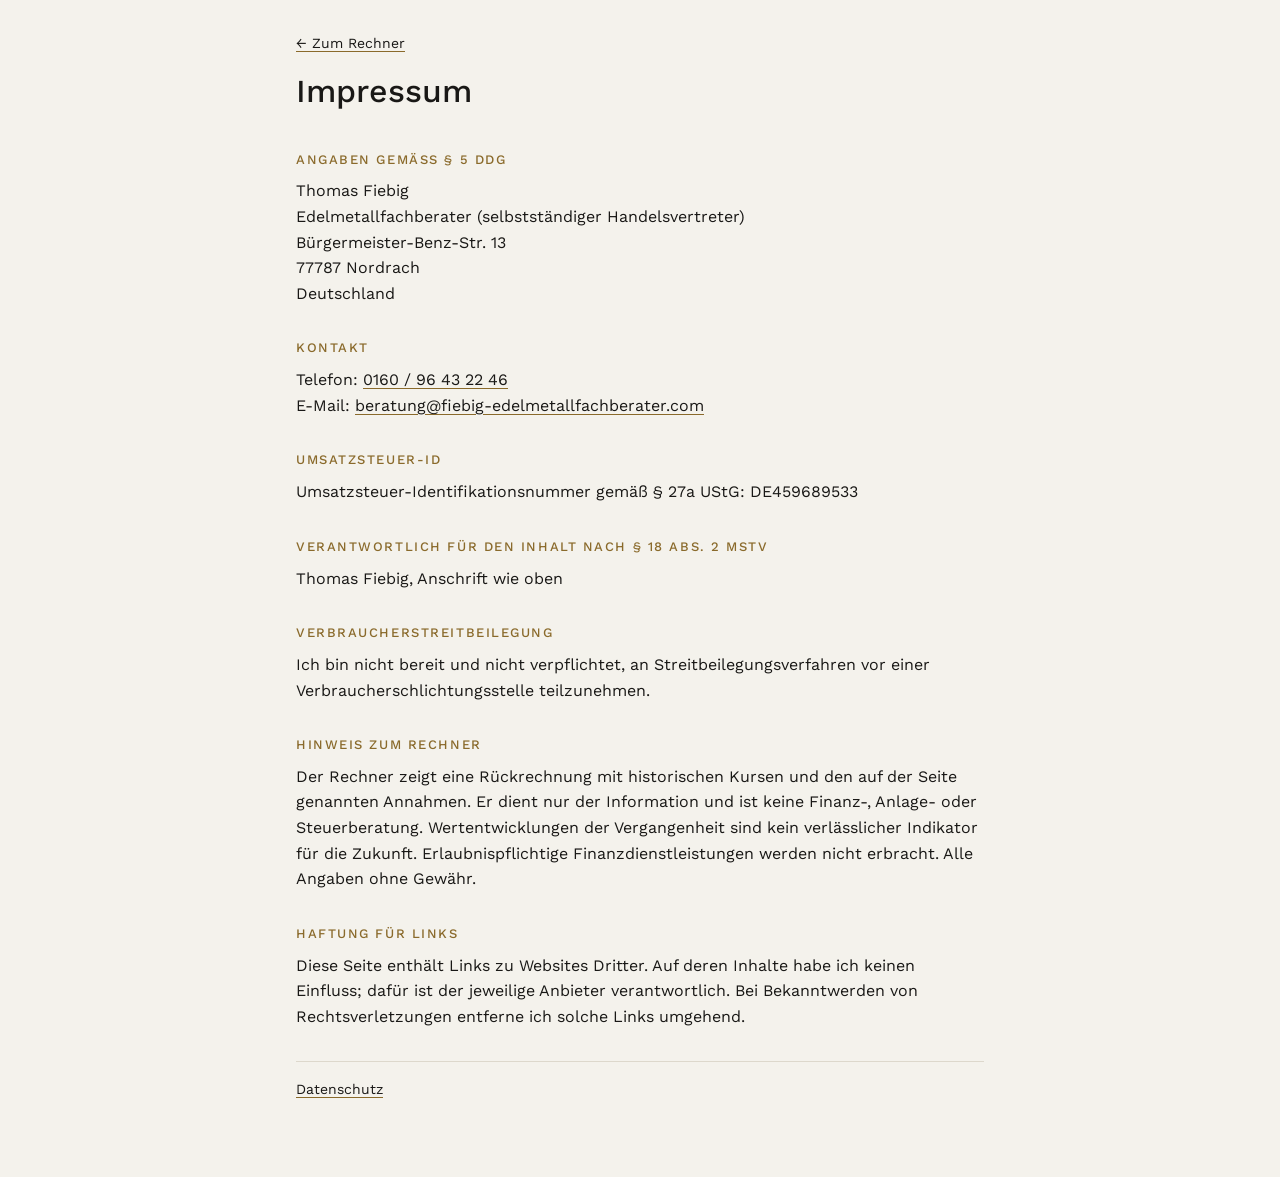
<file: impressum.html>
<!DOCTYPE html>
<html lang="de">
<head>
<meta charset="utf-8">
<meta name="viewport" content="width=device-width, initial-scale=1">
<meta name="robots" content="noindex">
<title>Impressum · Gold- und Silber-Rückrechner</title>
<link rel="stylesheet" href="assets/rechtliches.css">
</head>
<body>
<main class="wrap">
  <p class="zurueck"><a href="./">← Zum Rechner</a></p>
  <h1>Impressum</h1>

  <h2>Angaben gemäß § 5 DDG</h2>
  <p>Thomas Fiebig<br>
  Edelmetallfachberater (selbstständiger Handelsvertreter)<br>
  Bürgermeister-Benz-Str. 13<br>
  77787 Nordrach<br>
  Deutschland</p>

  <h2>Kontakt</h2>
  <p>Telefon: <a href="tel:+4916096432246">0160 / 96 43 22 46</a><br>
  E-Mail: <a href="mailto:beratung@fiebig-edelmetallfachberater.com">beratung@fiebig-edelmetallfachberater.com</a></p>

  <h2>Umsatzsteuer-ID</h2>
  <p>Umsatzsteuer-Identifikationsnummer gemäß § 27a UStG: DE459689533</p>

  <h2>Verantwortlich für den Inhalt nach § 18 Abs. 2 MStV</h2>
  <p>Thomas Fiebig, Anschrift wie oben</p>

  <h2>Verbraucherstreitbeilegung</h2>
  <p>Ich bin nicht bereit und nicht verpflichtet, an Streitbeilegungsverfahren vor einer Verbraucherschlichtungsstelle teilzunehmen.</p>

  <h2>Hinweis zum Rechner</h2>
  <p>Der Rechner zeigt eine Rückrechnung mit historischen Kursen und den auf der Seite genannten Annahmen. Er dient nur der Information und ist keine Finanz-, Anlage- oder Steuerberatung. Wertentwicklungen der Vergangenheit sind kein verlässlicher Indikator für die Zukunft. Erlaubnispflichtige Finanzdienstleistungen werden nicht erbracht. Alle Angaben ohne Gewähr.</p>

  <h2>Haftung für Links</h2>
  <p>Diese Seite enthält Links zu Websites Dritter. Auf deren Inhalte habe ich keinen Einfluss; dafür ist der jeweilige Anbieter verantwortlich. Bei Bekanntwerden von Rechtsverletzungen entferne ich solche Links umgehend.</p>

  <p class="fuss"><a href="datenschutz.html">Datenschutz</a></p>
</main>
</body>
</html>
</file>
<file: assets/rechtliches.css>
/* Gemeinsame Gestaltung für Impressum und Datenschutz, passend zum Rechner */
@font-face { font-family: "Work Sans"; src: url("WorkSans.ttf") format("truetype"); font-weight: 100 900; font-style: normal; font-display: swap; }
:root { --bg: #F4F2EC; --ink: #191816; --muted: #6B665E; --line: #DDD8CC; --gold-text: #8A6A2B; }
@media (prefers-color-scheme: dark) {
  :root { --bg: #191816; --ink: #F4F2EC; --muted: #9C9489; --line: #38342E; --gold-text: #C29D54; color-scheme: dark; }
}
* { box-sizing: border-box; }
body { margin: 0; background: var(--bg); color: var(--ink); font-family: "Work Sans", "Helvetica Neue", Arial, sans-serif; font-size: 16px; line-height: 1.6; -webkit-font-smoothing: antialiased; }
.wrap { max-width: 720px; margin: 0 auto; padding: 32px 16px 64px; }
h1 { font-size: 32px; font-weight: 500; margin: 8px 0 24px; }
h2 { font-size: 13px; font-weight: 500; letter-spacing: .12em; text-transform: uppercase; color: var(--gold-text); margin: 32px 0 8px; }
p { margin: 0 0 12px; overflow-wrap: anywhere; }
a { color: inherit; text-decoration-color: var(--gold-text); text-underline-offset: 3px; }
.zurueck { font-size: 14px; }
.stand { font-size: 13px; color: var(--muted); margin-top: 32px; }
.fuss { border-top: 1px solid var(--line); padding-top: 16px; margin-top: 32px; font-size: 14px; }
</file>
